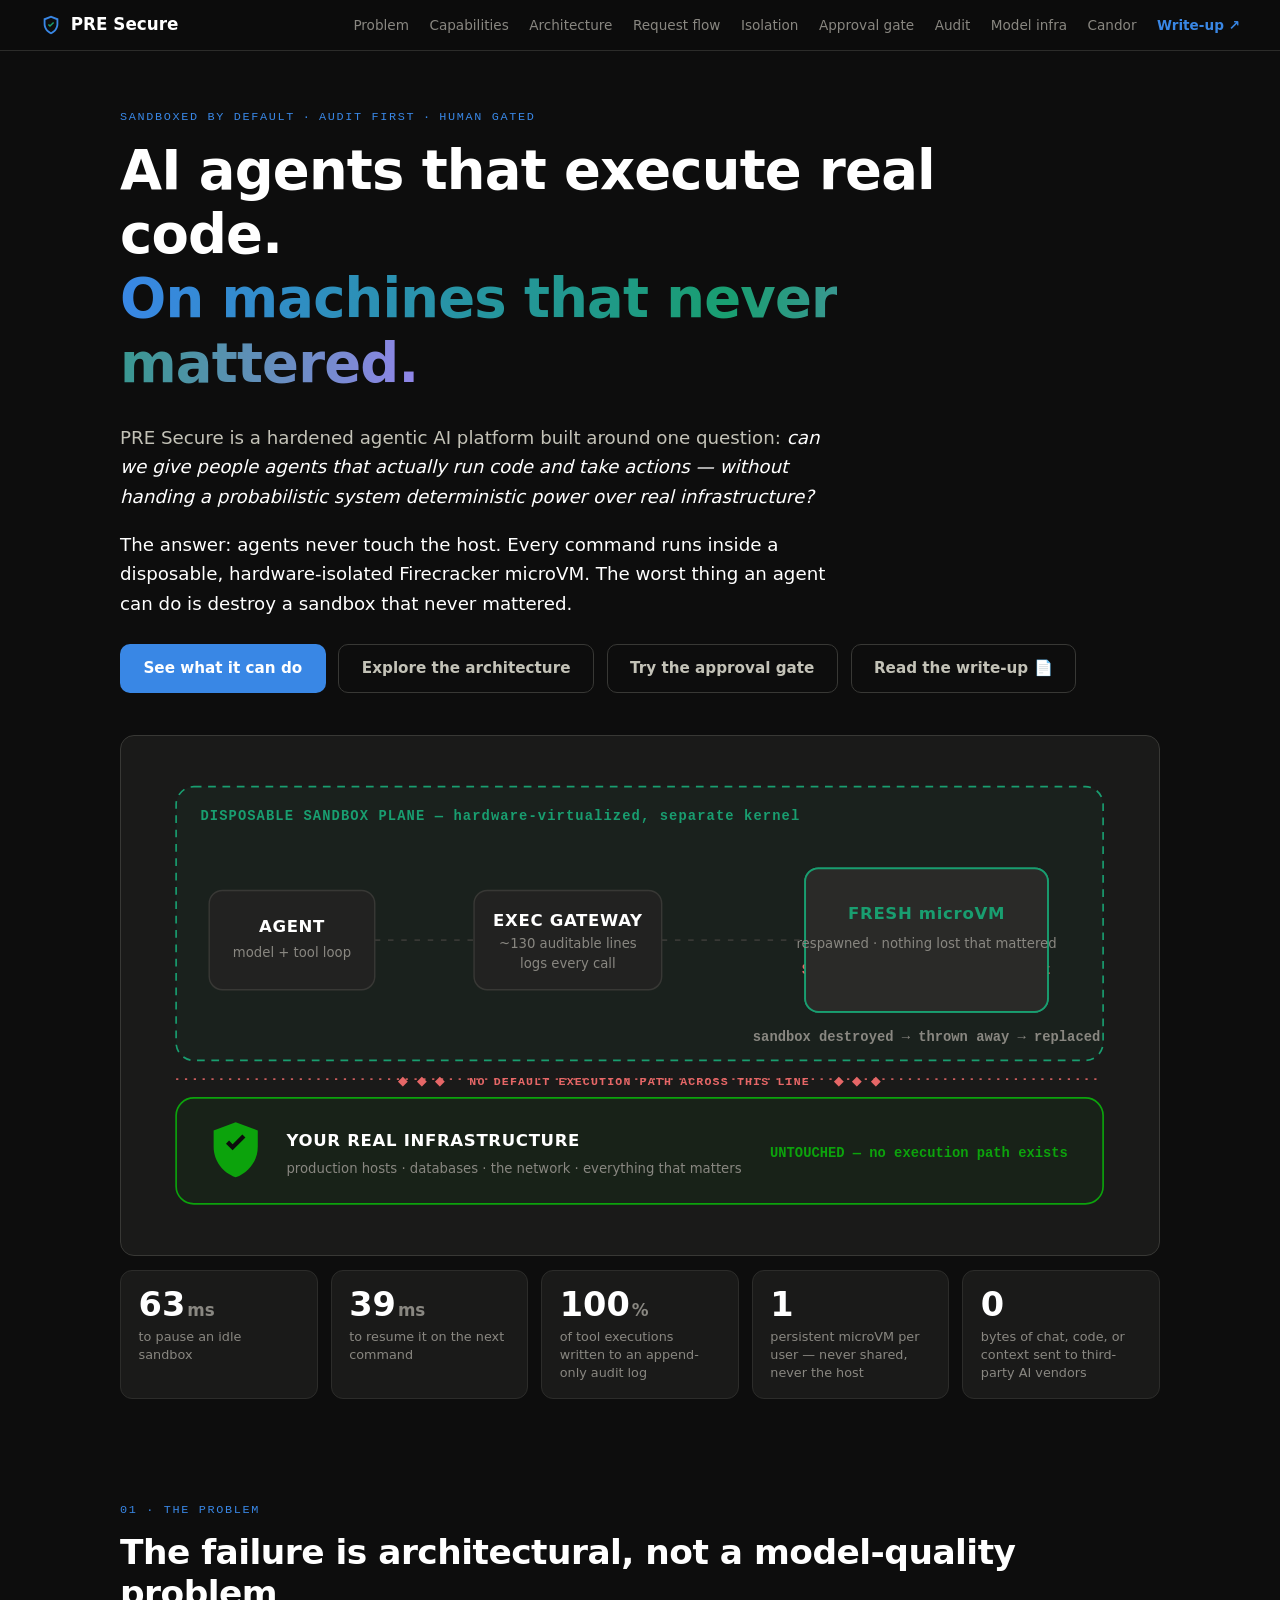
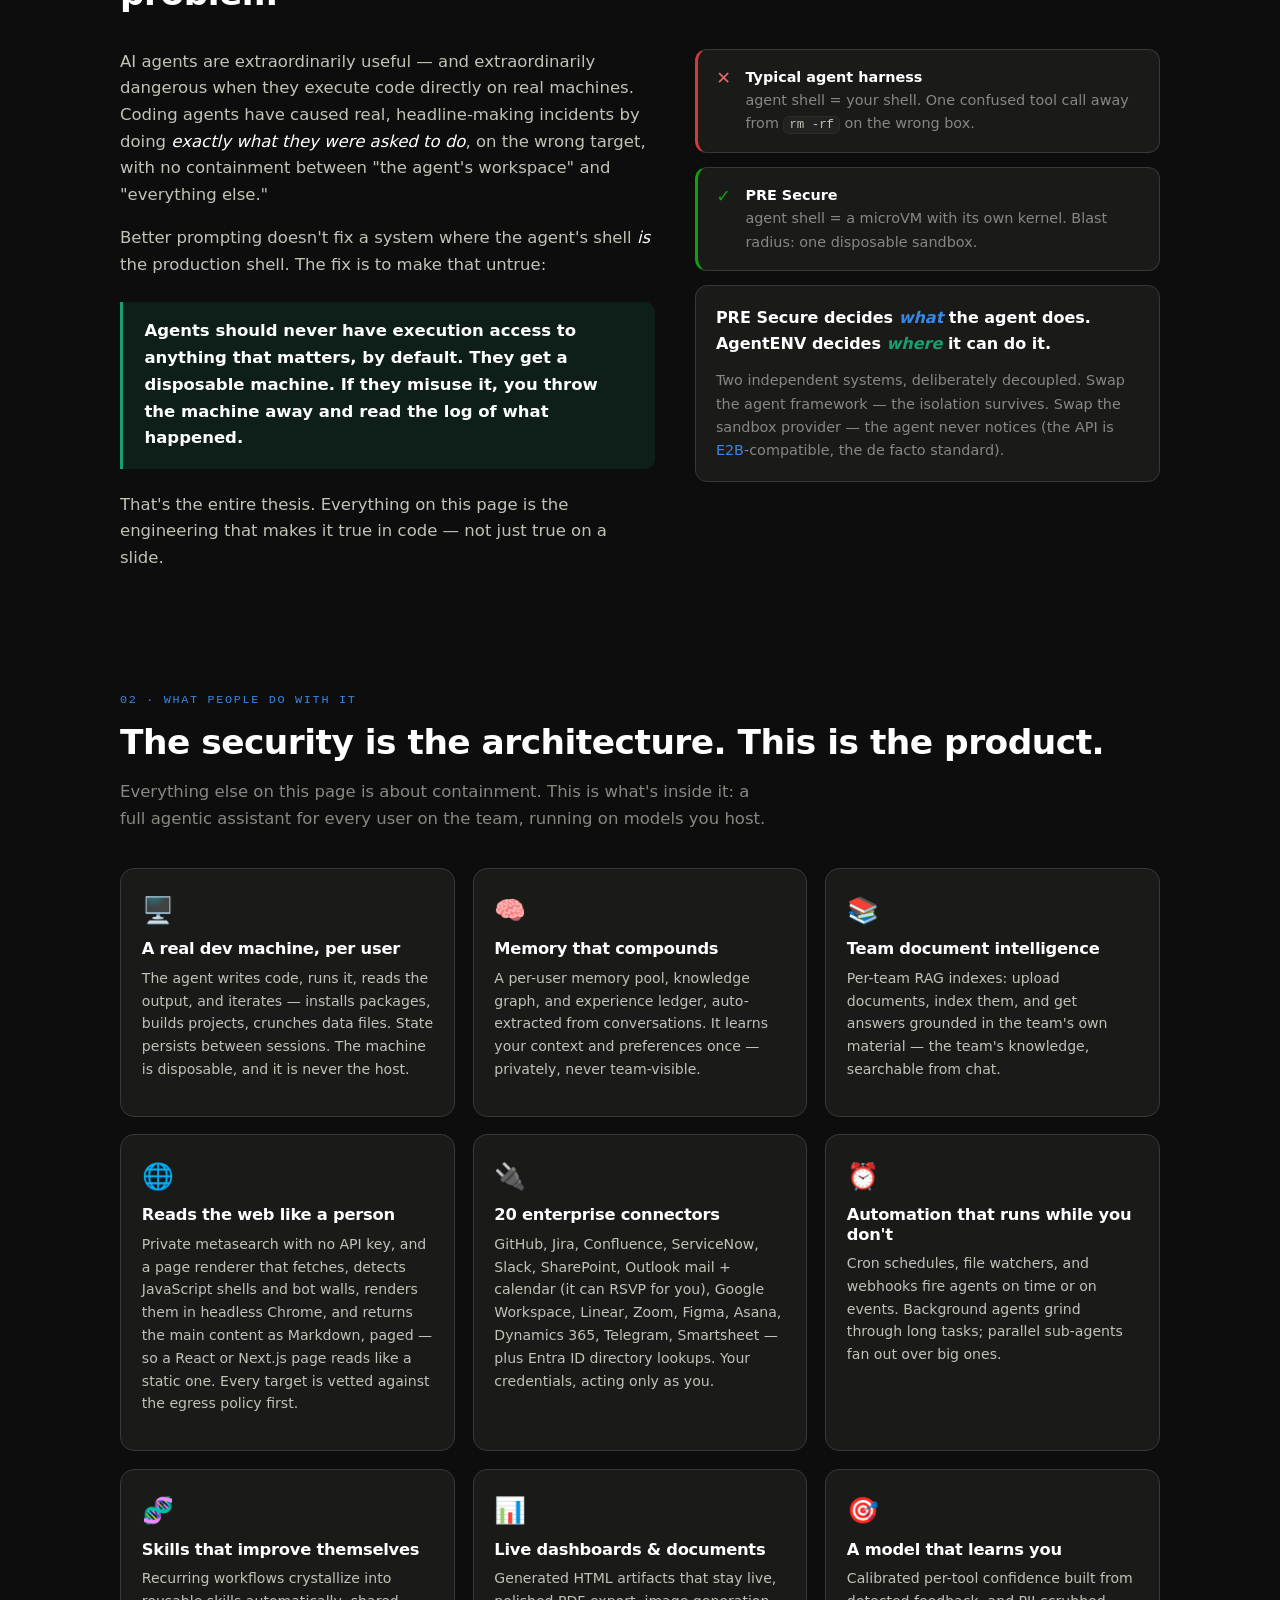
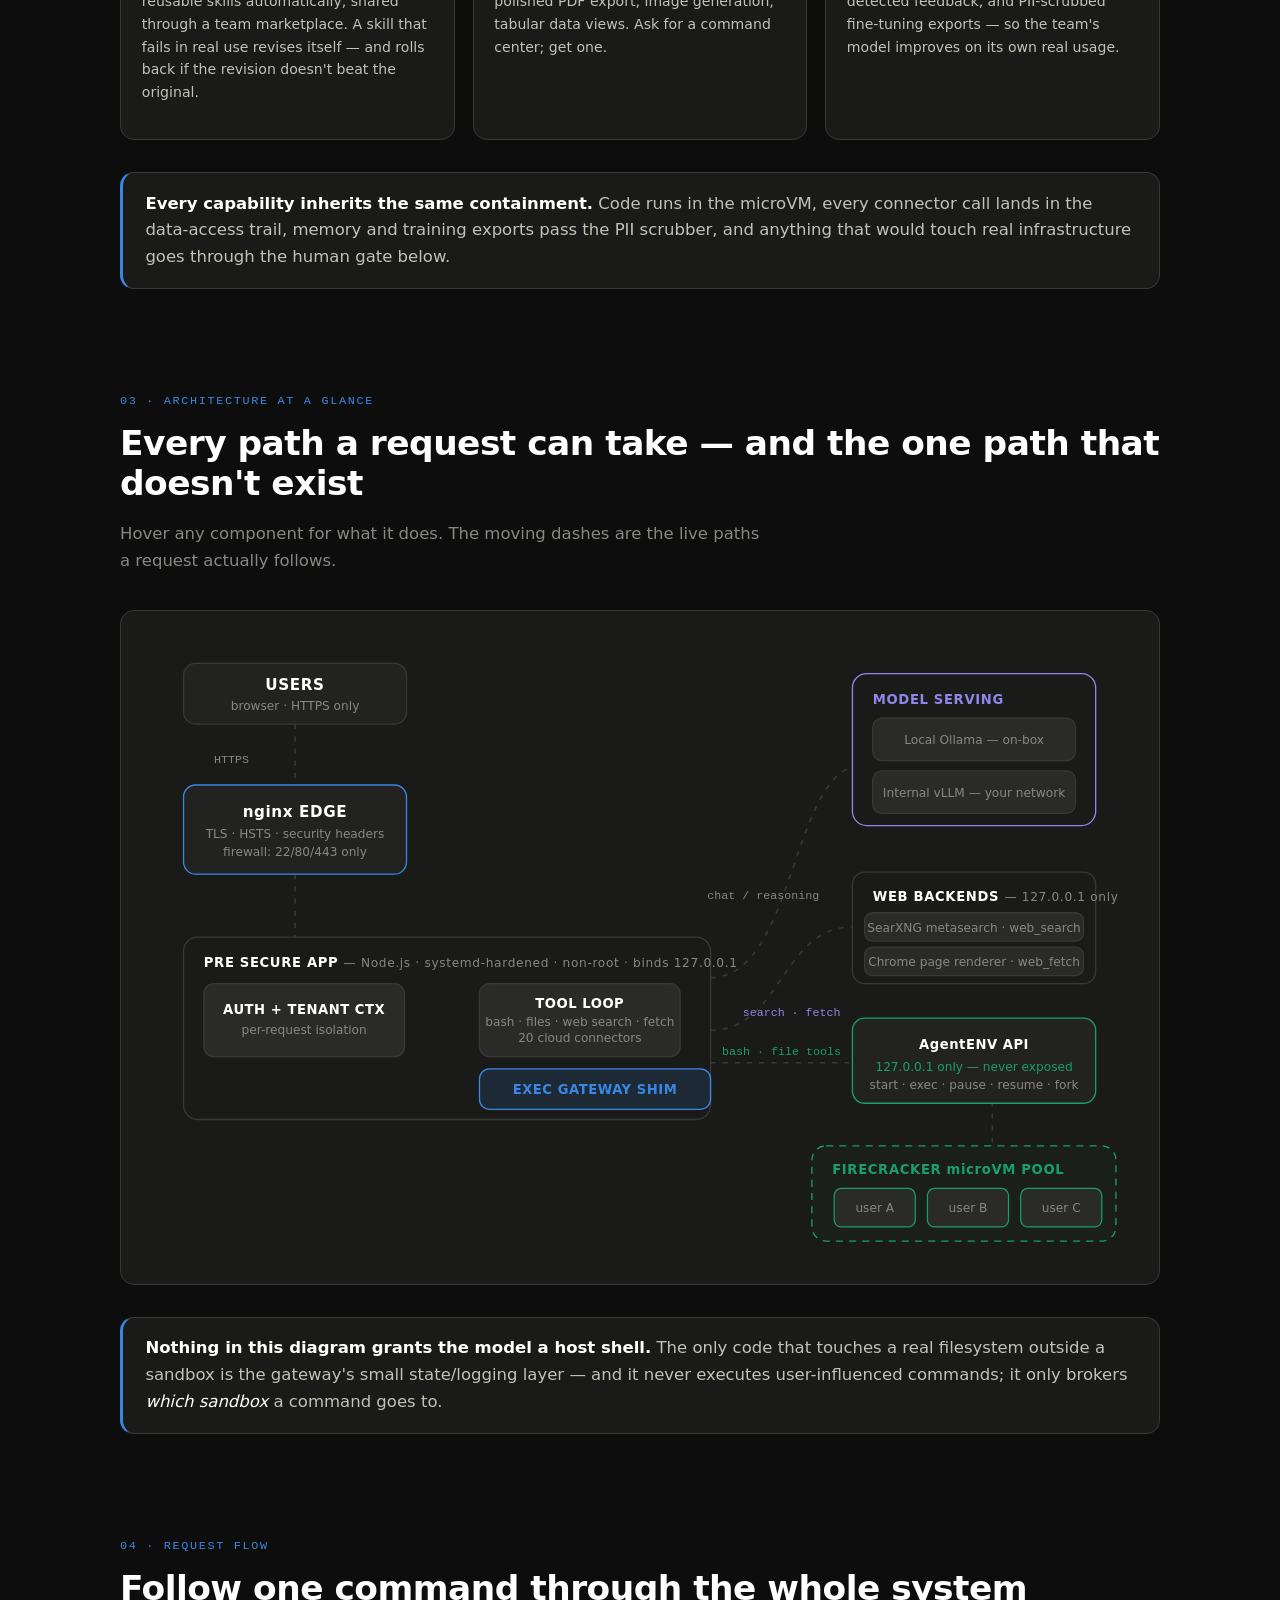
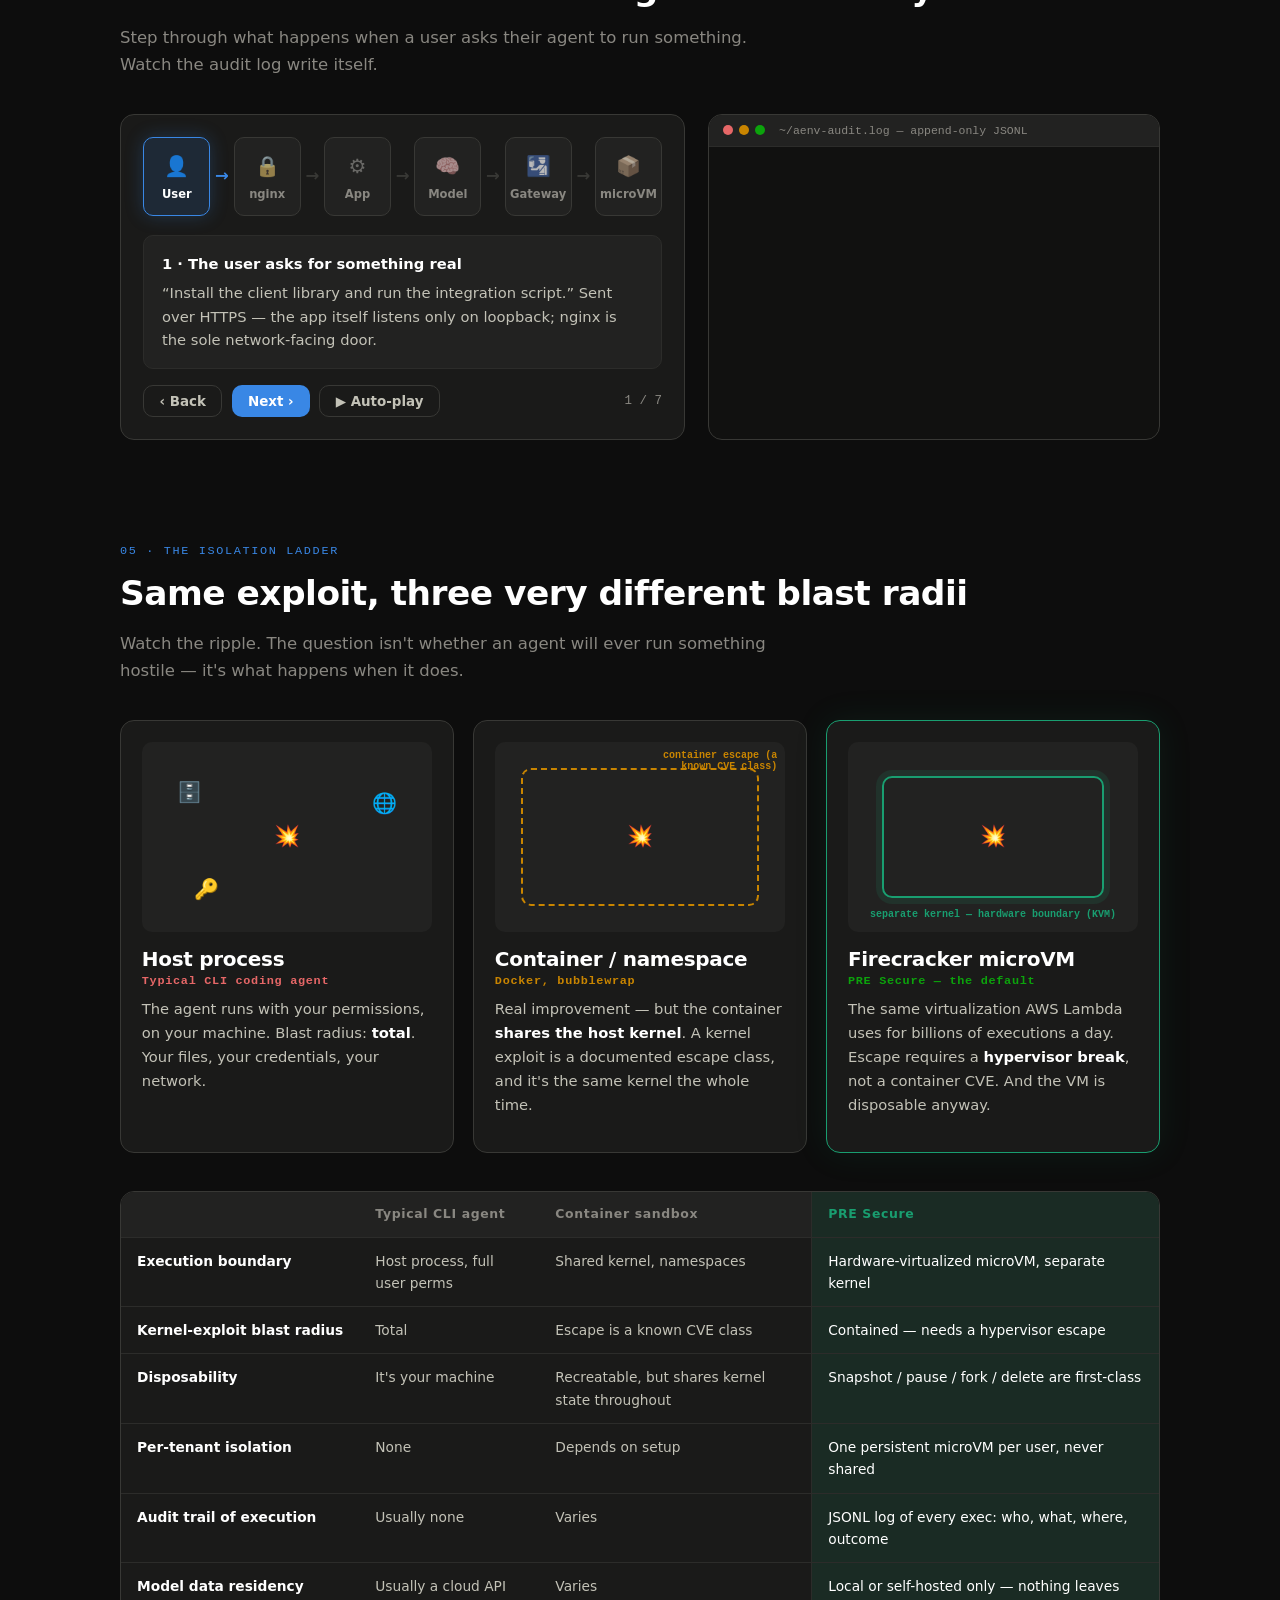
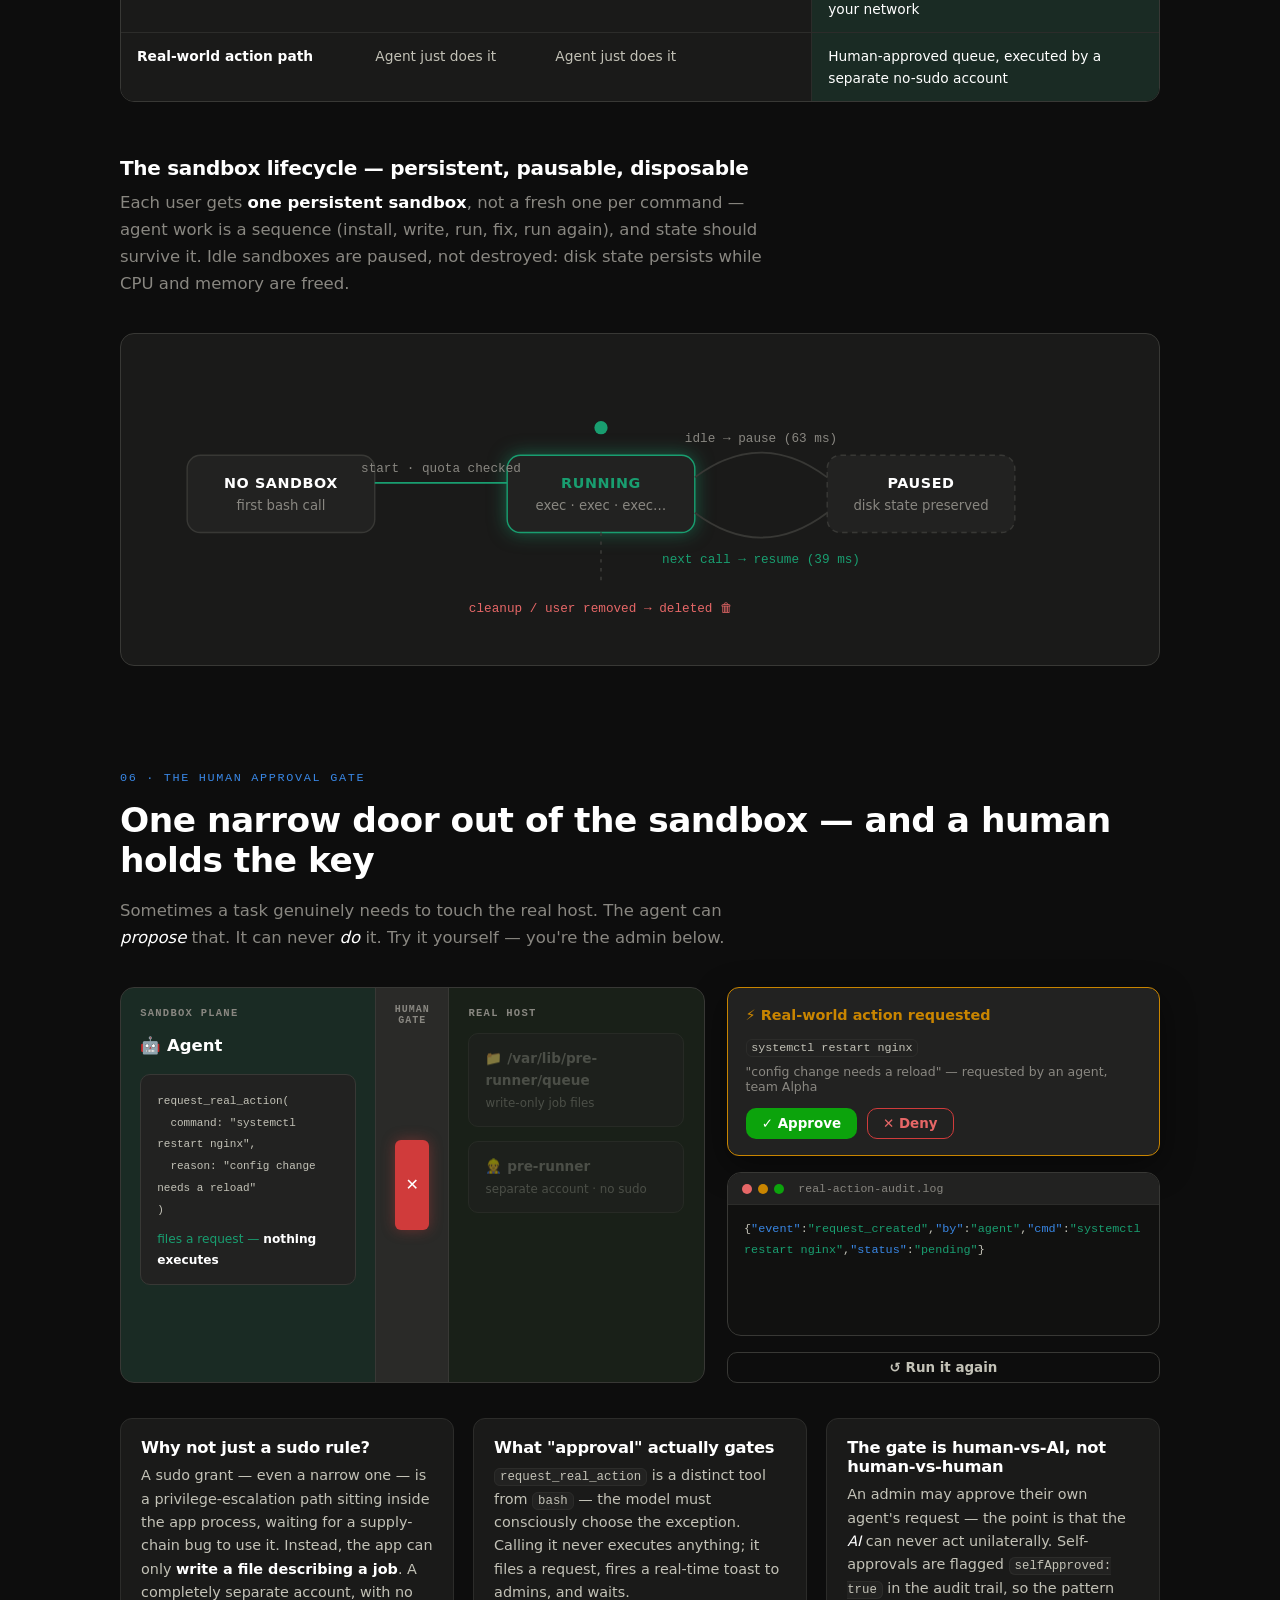
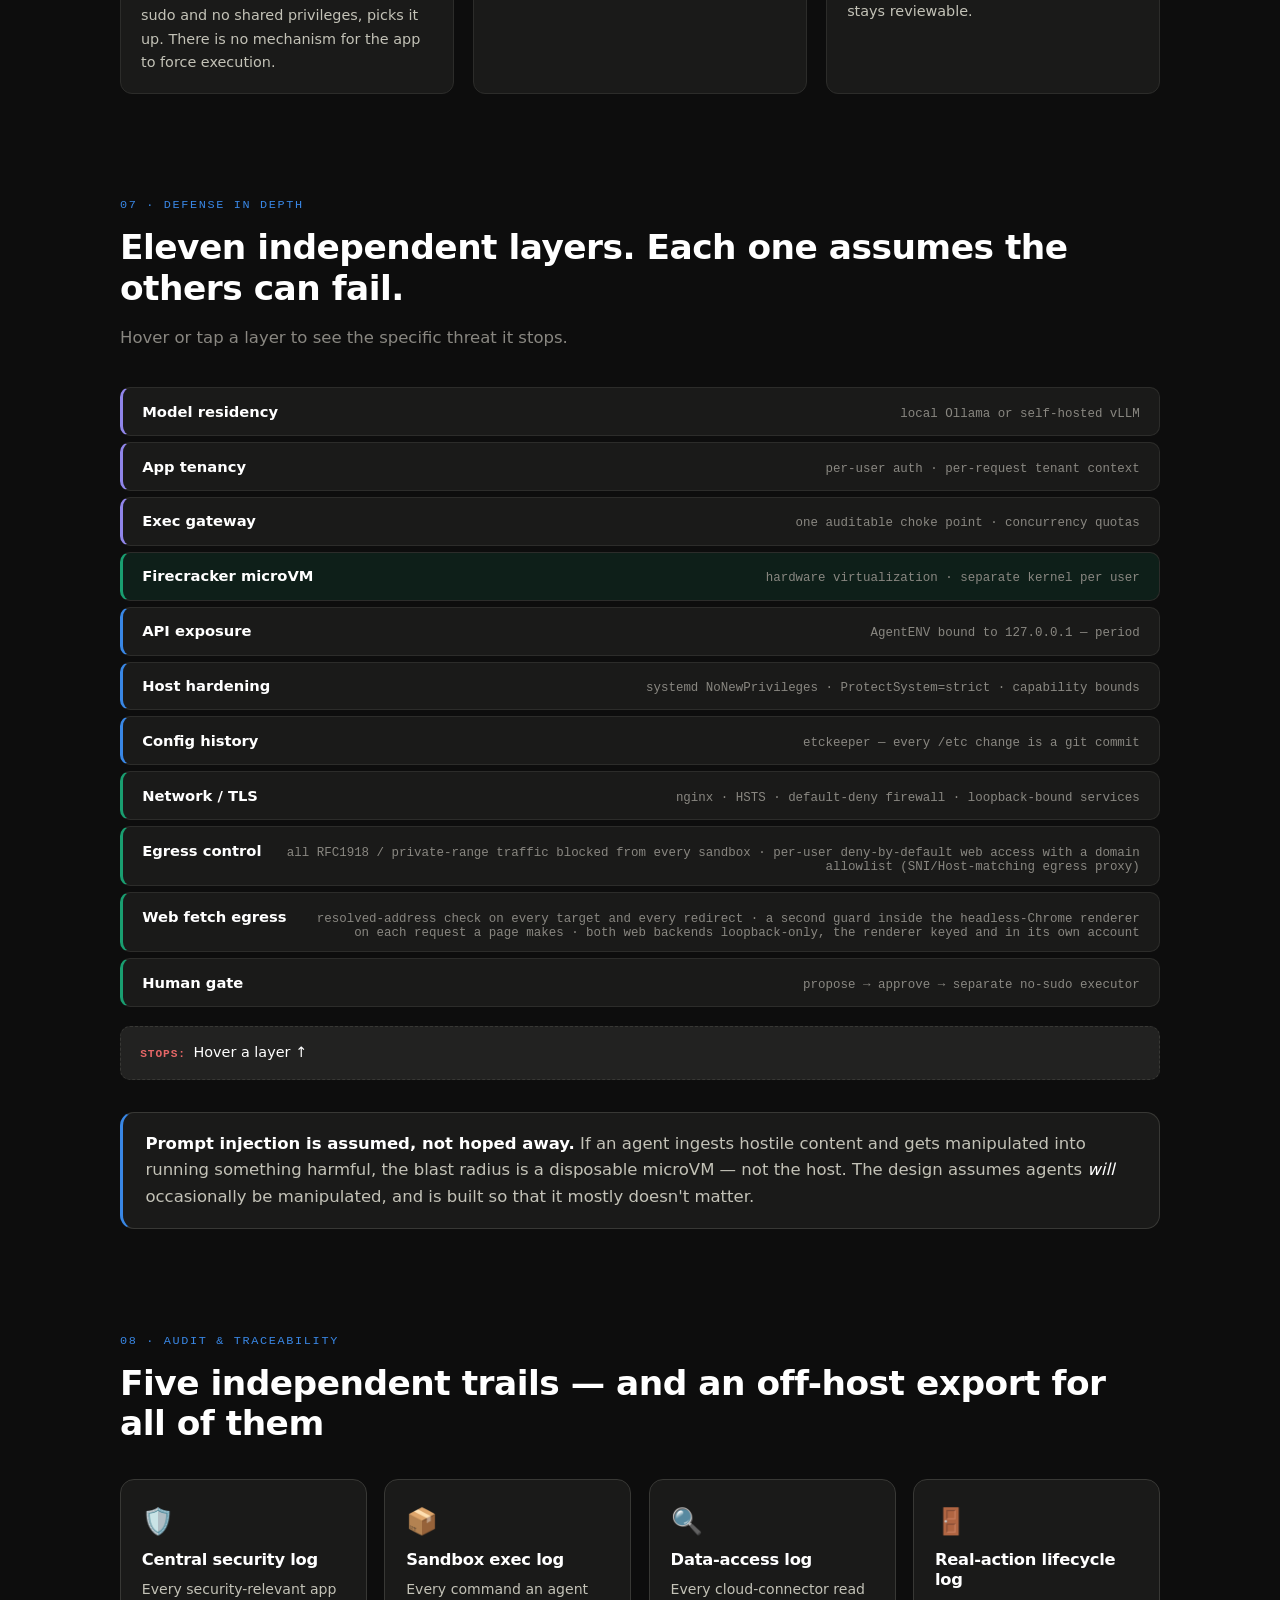
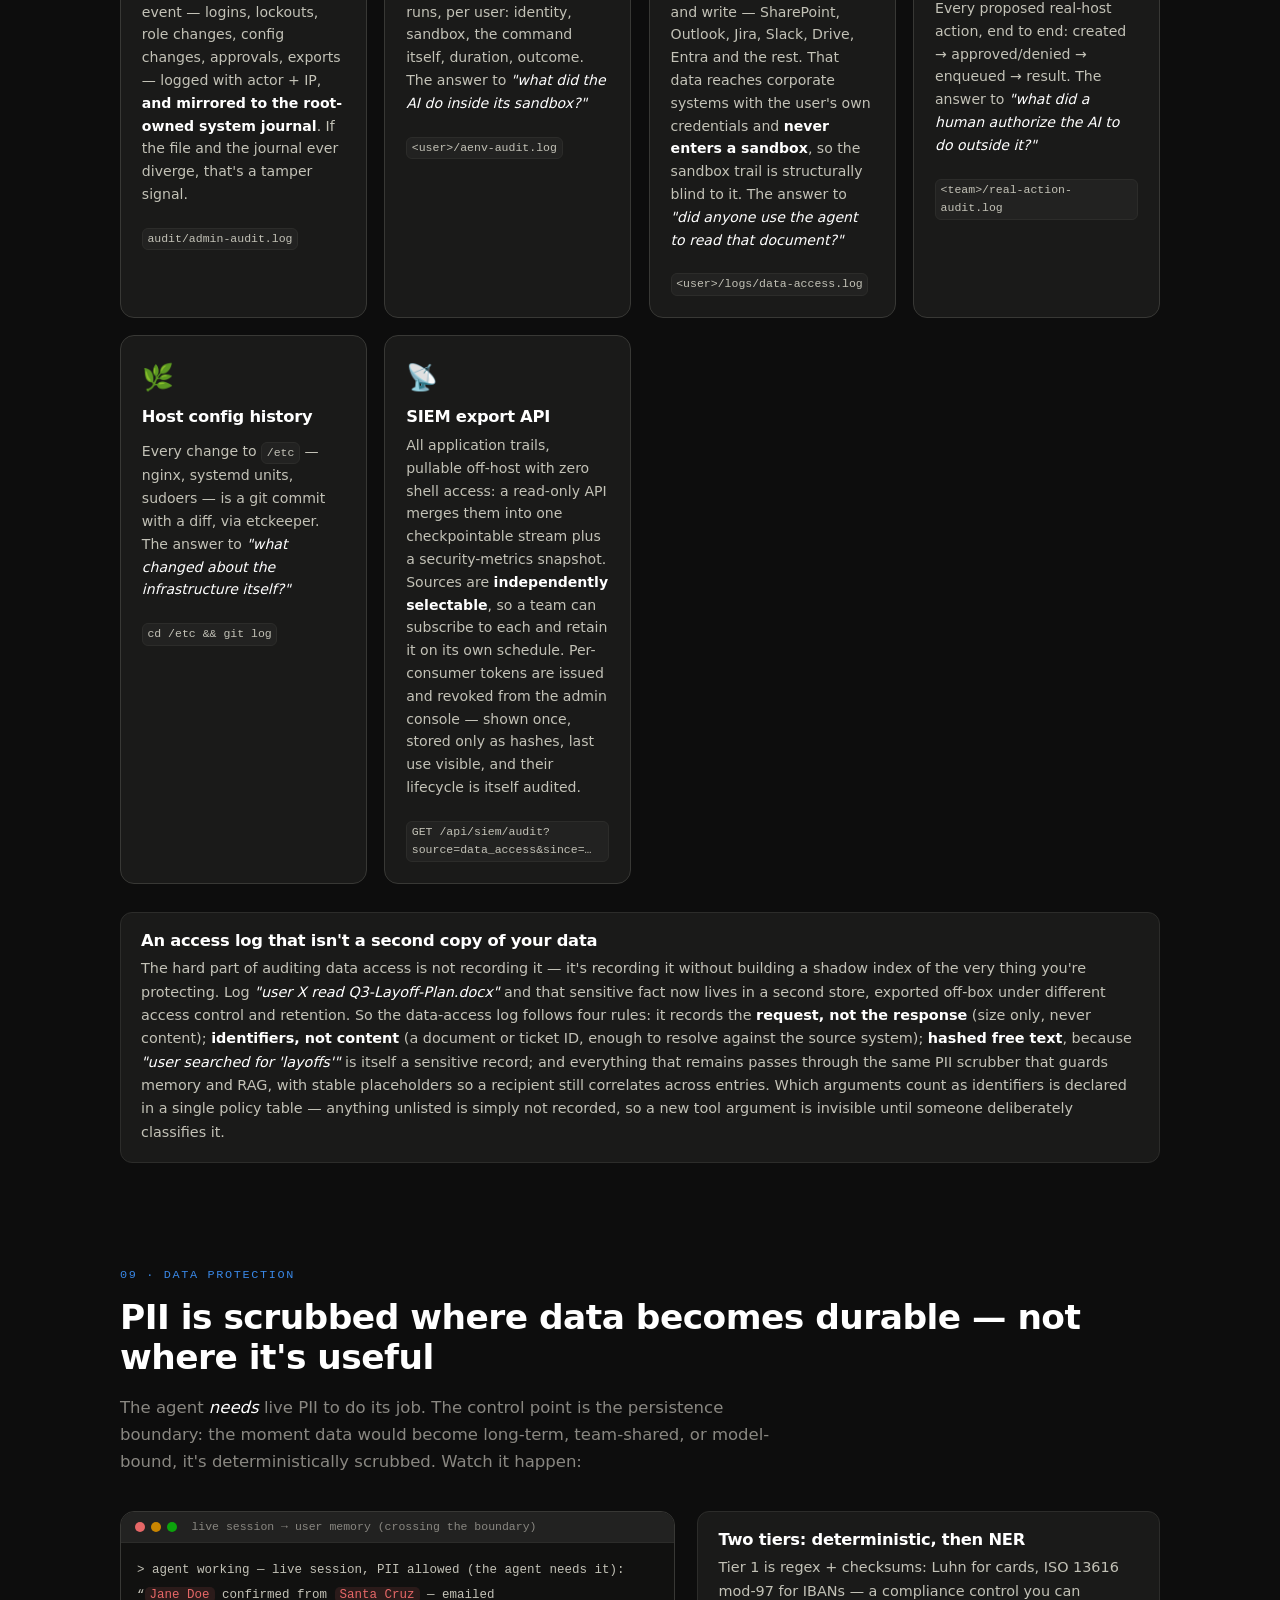
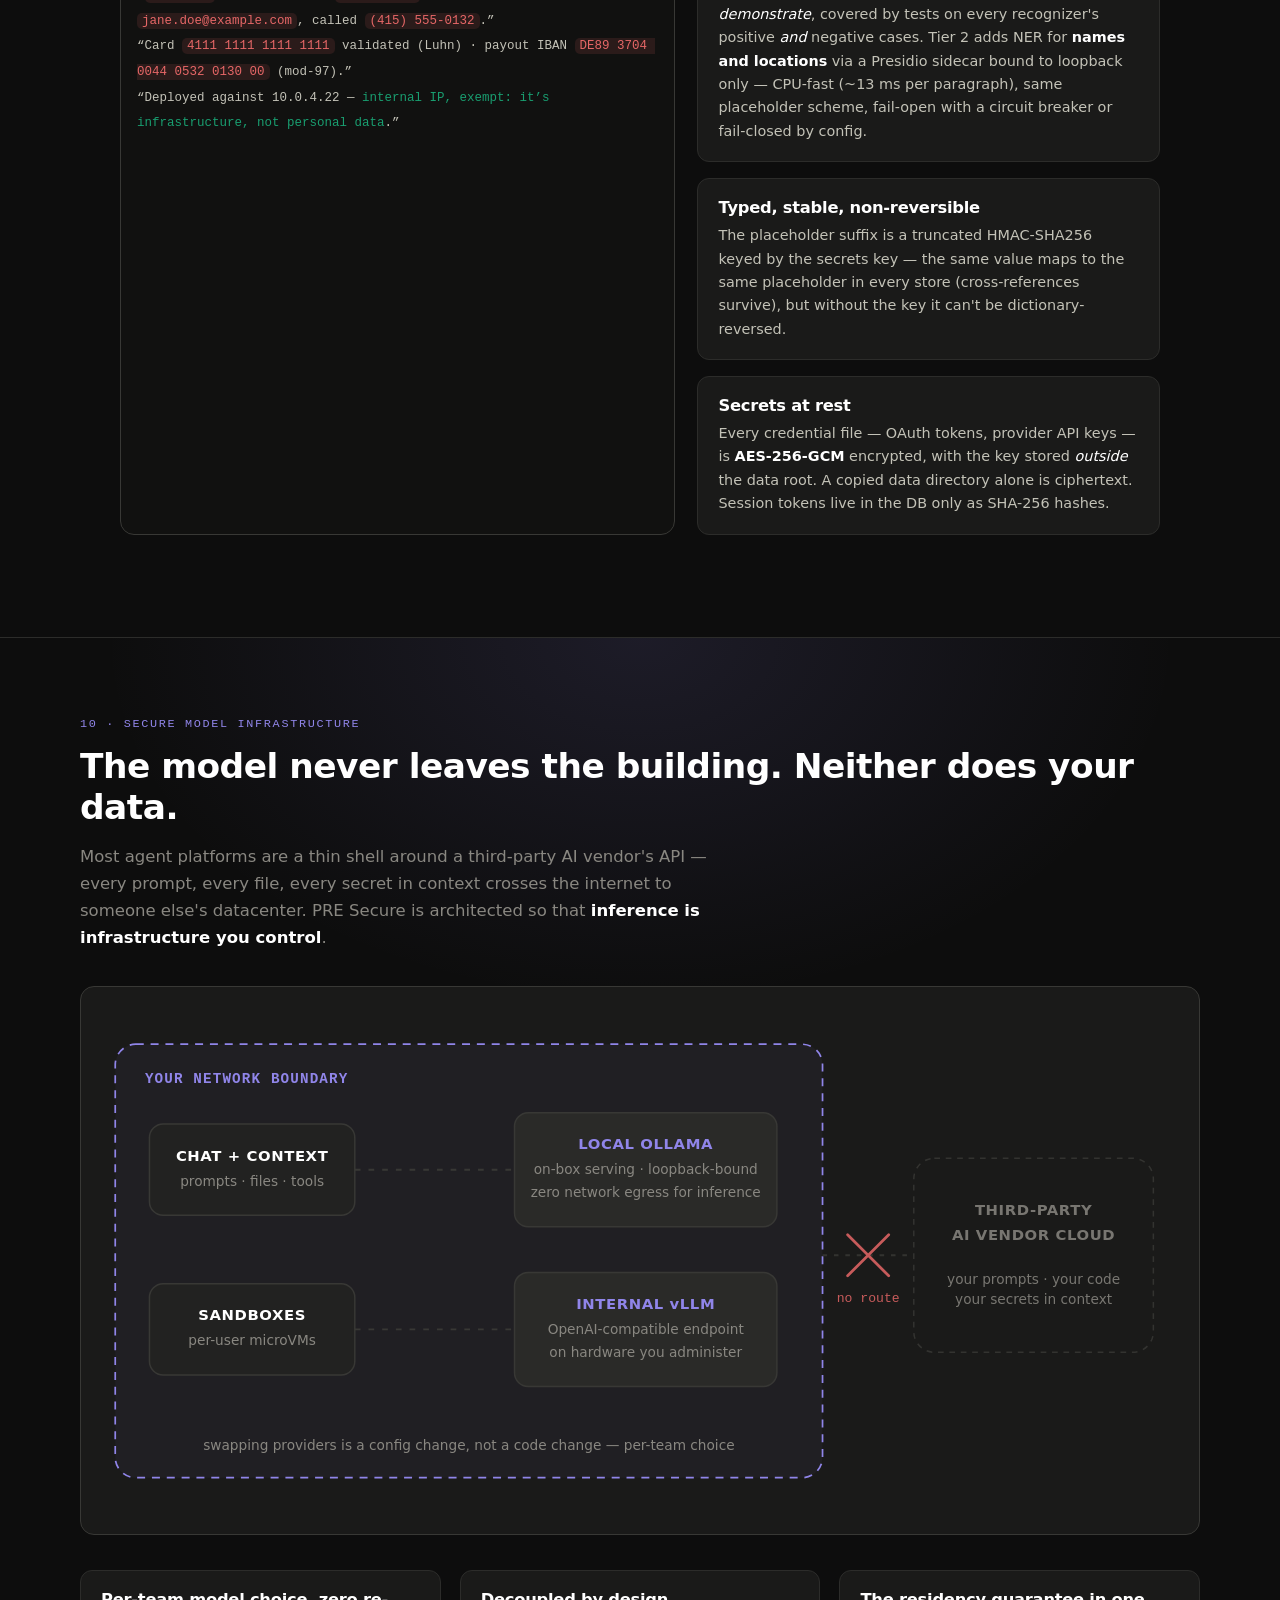
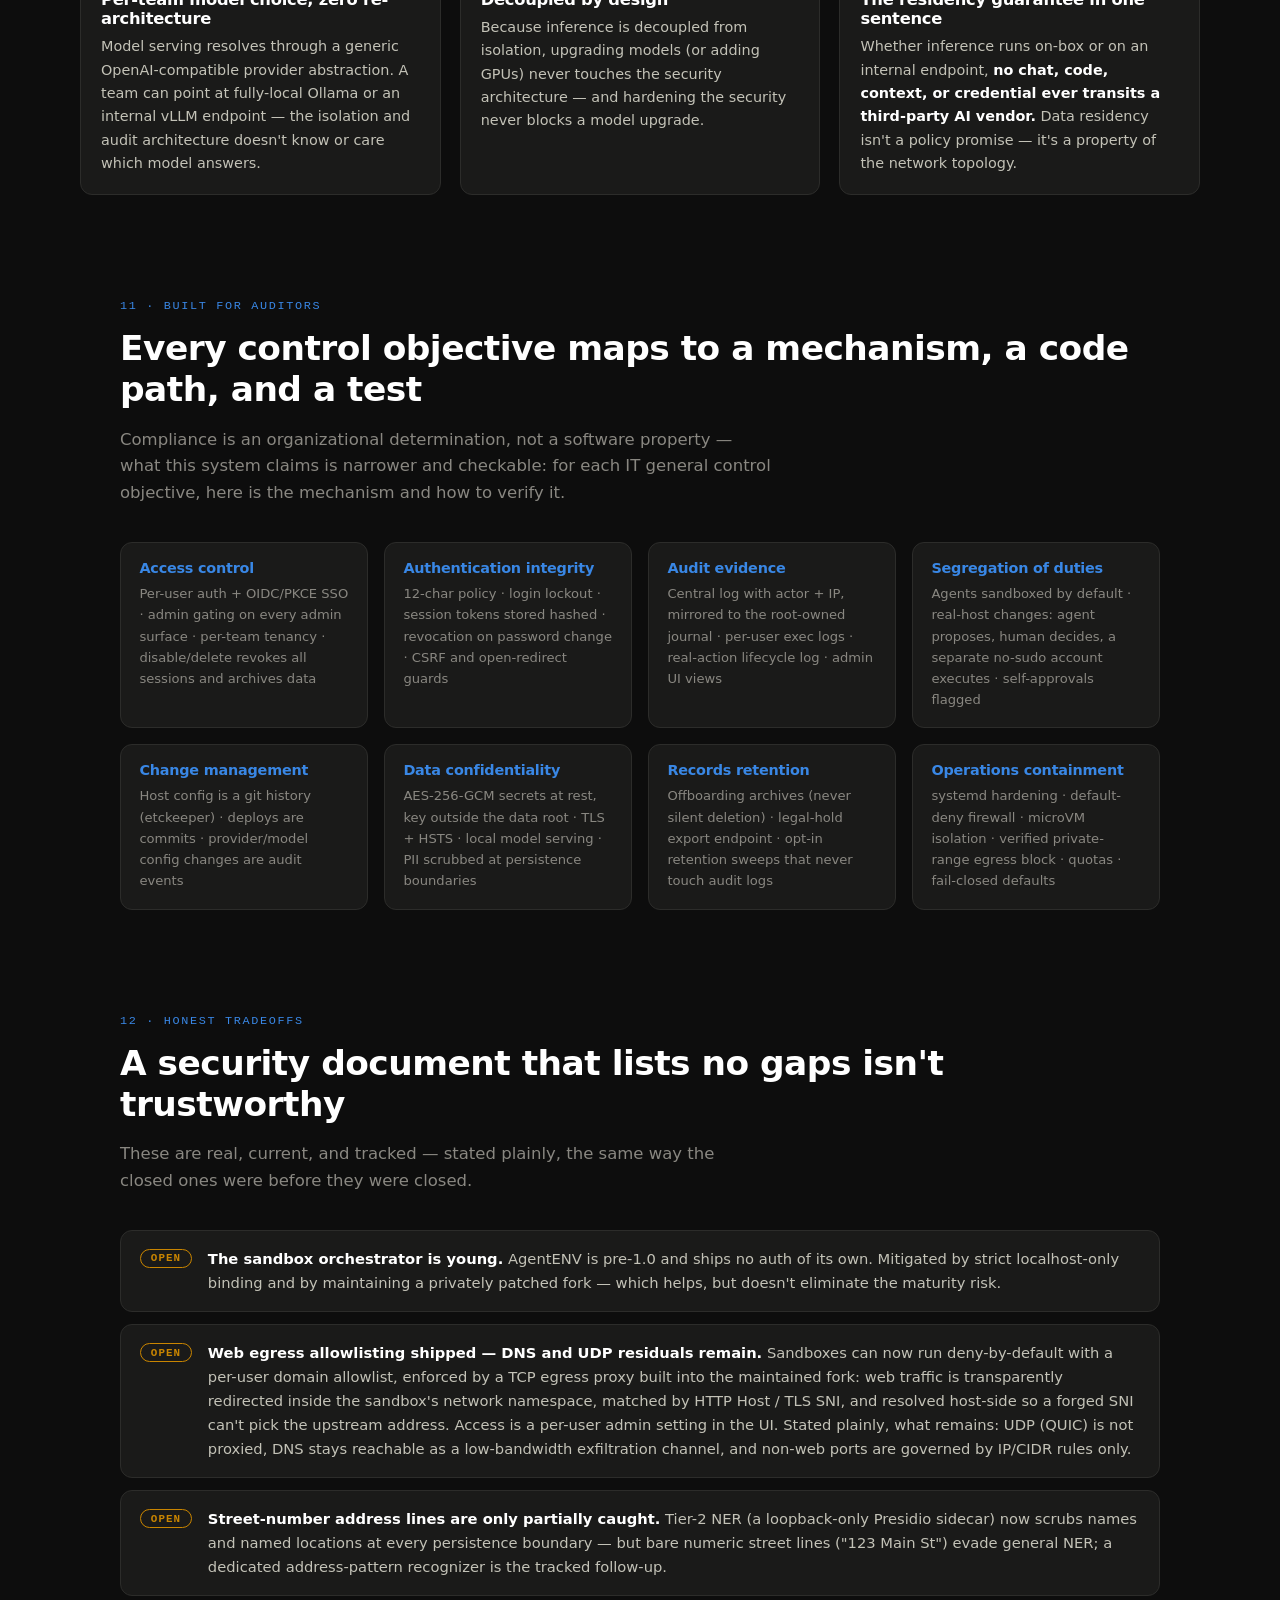
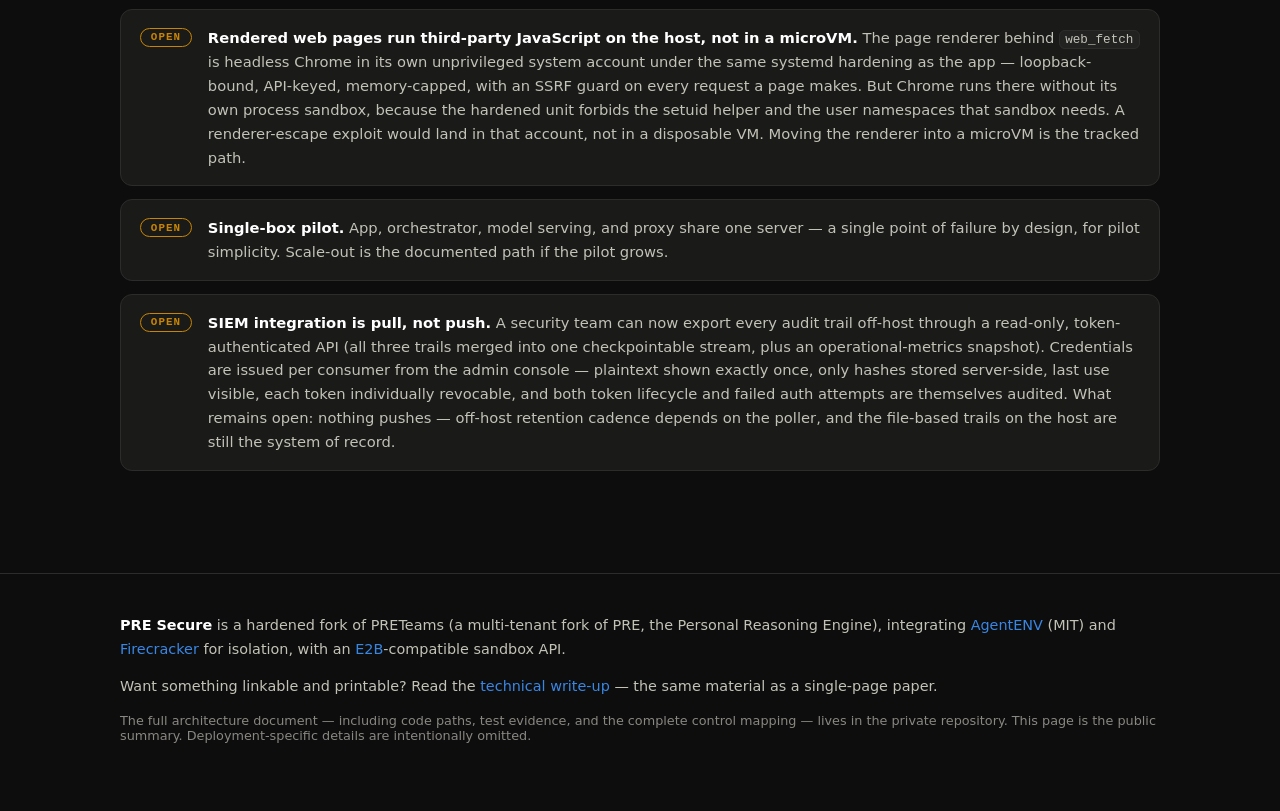
<file: index.html>
<!DOCTYPE html>
<html lang="en">
<head>
<meta charset="UTF-8">
<meta name="viewport" content="width=device-width, initial-scale=1.0">
<title>PRE Secure — Sandboxed-by-default, audit-first agentic AI</title>
<meta name="description" content="PRE Secure gives people AI agents that actually execute code — inside disposable, hardware-isolated Firecracker microVMs, with every action logged and every real-world change gated behind a human.">
<link rel="stylesheet" href="style.css">
<link rel="icon" href="data:image/svg+xml,%3Csvg xmlns='http://www.w3.org/2000/svg' viewBox='0 0 24 24'%3E%3Cpath fill='%233987e5' d='M12 2l8 3v6c0 5-3.4 9.4-8 11-4.6-1.6-8-6-8-11V5l8-3z'/%3E%3C/svg%3E">
</head>
<body>

<header class="nav">
  <a class="brand" href="#top">
    <svg viewBox="0 0 24 24" width="22" height="22" aria-hidden="true"><path fill="var(--blue)" d="M12 2l8 3v6c0 5-3.4 9.4-8 11-4.6-1.6-8-6-8-11V5l8-3z"/><path fill="var(--bg)" d="M12 4.2l6 2.25V11c0 3.9-2.6 7.5-6 8.9-3.4-1.4-6-5-6-8.9V6.45l6-2.25z"/><path fill="var(--aqua)" d="M10.9 14.2l-2.3-2.3 1.1-1.1 1.2 1.2 3.4-3.4 1.1 1.1-4.5 4.5z"/></svg>
    <span>PRE&nbsp;Secure</span>
  </a>
  <nav>
    <a href="#problem">Problem</a>
    <a href="#capabilities">Capabilities</a>
    <a href="#architecture">Architecture</a>
    <a href="#flow">Request&nbsp;flow</a>
    <a href="#isolation">Isolation</a>
    <a href="#gate">Approval&nbsp;gate</a>
    <a href="#audit">Audit</a>
    <a href="#models">Model&nbsp;infra</a>
    <a href="#candor">Candor</a>
    <a class="nav-paper" href="paper.html">Write-up ↗</a>
  </nav>
</header>

<!-- ============================================================ HERO -->
<section class="hero" id="top">
  <div class="hero-copy reveal">
    <p class="kicker">SANDBOXED BY DEFAULT&ensp;·&ensp;AUDIT FIRST&ensp;·&ensp;HUMAN GATED</p>
    <h1>AI agents that execute real code.<br><span class="grad">On machines that never mattered.</span></h1>
    <p class="lede">PRE Secure is a hardened agentic AI platform built around one question: <em>can we give people agents that actually run code and take actions — without handing a probabilistic system deterministic power over real infrastructure?</em></p>
    <p class="lede strong">The answer: agents never touch the host. Every command runs inside a disposable, hardware-isolated Firecracker microVM. The worst thing an agent can do is destroy a sandbox that never mattered.</p>
    <div class="hero-cta">
      <a class="btn" href="#capabilities">See what it can do</a>
      <a class="btn ghost" href="#architecture">Explore the architecture</a>
      <a class="btn ghost" href="#gate">Try the approval gate</a>
      <a class="btn ghost" href="paper.html">Read the write-up 📄</a>
    </div>
  </div>

  <!-- Hero animation: the disposal loop -->
  <div class="hero-viz reveal" aria-label="Animation: an agent command travels into a microVM, the microVM is destroyed and instantly replaced, and the host is never touched.">
    <svg viewBox="0 0 900 430" class="heroSvg" role="img">
      <!-- sandbox plane -->
      <rect x="30" y="26" width="840" height="248" rx="16" class="plane plane-sandbox"/>
      <text x="52" y="56" class="plane-label aqua-t">DISPOSABLE SANDBOX PLANE — hardware-virtualized, separate kernel</text>

      <!-- agent node -->
      <g class="node">
        <rect x="60" y="120" width="150" height="90" rx="12" class="nodebox"/>
        <text x="135" y="158" class="nlabel" text-anchor="middle">AGENT</text>
        <text x="135" y="180" class="nsub" text-anchor="middle">model + tool loop</text>
      </g>

      <!-- gateway node -->
      <g class="node">
        <rect x="300" y="120" width="170" height="90" rx="12" class="nodebox"/>
        <text x="385" y="152" class="nlabel" text-anchor="middle">EXEC GATEWAY</text>
        <text x="385" y="172" class="nsub" text-anchor="middle">~130 auditable lines</text>
        <text x="385" y="190" class="nsub" text-anchor="middle">logs every call</text>
      </g>

      <!-- microVM (dies and respawns) -->
      <g class="vm vm-old">
        <rect x="600" y="100" width="220" height="130" rx="12" class="vmbox"/>
        <text x="710" y="136" class="nlabel" text-anchor="middle">FIRECRACKER microVM</text>
        <text x="710" y="158" class="nsub" text-anchor="middle">own kernel · own disk</text>
        <text x="710" y="196" class="cmd danger-t" text-anchor="middle">$ rm -rf / --no-preserve-root</text>
      </g>
      <g class="vm vm-new">
        <rect x="600" y="100" width="220" height="130" rx="12" class="vmbox fresh"/>
        <text x="710" y="146" class="nlabel aqua-t" text-anchor="middle">FRESH microVM</text>
        <text x="710" y="172" class="nsub" text-anchor="middle">respawned · nothing lost that mattered</text>
      </g>
      <text x="710" y="256" class="caption vm-caption" text-anchor="middle">sandbox destroyed → thrown away → replaced</text>

      <!-- flow paths -->
      <path id="hp1" d="M210,165 L300,165" class="flow"/>
      <path id="hp2" d="M470,165 L600,165" class="flow"/>
      <circle r="5" class="packet packet-hero"/>

      <!-- host -->
      <g class="host">
        <rect x="30" y="308" width="840" height="96" rx="16" class="plane plane-host"/>
        <g class="shield">
          <path d="M84 330 l20 7.5 v15 c0 12.5-8.5 23.5-20 27.5 -11.5-4-20-15-20-27.5 v-15 z" class="shieldbg"/>
          <path d="M81.2 355.5 l-6-6 2.8-2.8 3.2 3.2 8.8-8.8 2.8 2.8 z" fill="var(--bg)"/>
        </g>
        <text x="130" y="352" class="nlabel host-t">YOUR REAL INFRASTRUCTURE</text>
        <text x="130" y="376" class="nsub">production hosts · databases · the network · everything that matters</text>
        <text x="838" y="362" class="caption good-t host-caption" text-anchor="end">UNTOUCHED — no execution path exists</text>
      </g>

      <!-- the wall between planes -->
      <line x1="30" y1="291" x2="870" y2="291" class="airgap"/>
      <text x="450" y="296" class="airgap-label" text-anchor="middle">◆ ◆ ◆ &nbsp; NO DEFAULT EXECUTION PATH ACROSS THIS LINE &nbsp; ◆ ◆ ◆</text>
    </svg>
  </div>

  <!-- stat tiles -->
  <div class="tiles reveal">
    <div class="tile"><div class="tv"><span class="count" data-count="63">0</span><span class="unit">ms</span></div><div class="tl">to pause an idle sandbox</div></div>
    <div class="tile"><div class="tv"><span class="count" data-count="39">0</span><span class="unit">ms</span></div><div class="tl">to resume it on the next command</div></div>
    <div class="tile"><div class="tv">100<span class="unit">%</span></div><div class="tl">of tool executions written to an append-only audit log</div></div>
    <div class="tile"><div class="tv">1</div><div class="tl">persistent microVM per user — never shared, never the host</div></div>
    <div class="tile"><div class="tv">0</div><div class="tl">bytes of chat, code, or context sent to third-party AI vendors</div></div>
  </div>
</section>

<!-- ============================================================ PROBLEM -->
<section class="section" id="problem">
  <div class="sec-head reveal">
    <p class="kicker">01 · THE PROBLEM</p>
    <h2>The failure is architectural, not a model-quality problem</h2>
  </div>
  <div class="cols reveal">
    <div class="prose">
      <p>AI agents are extraordinarily useful — and extraordinarily dangerous when they execute code directly on real machines. Coding agents have caused real, headline-making incidents by doing <em>exactly what they were asked to do</em>, on the wrong target, with no containment between "the agent's workspace" and "everything else."</p>
      <p>Better prompting doesn't fix a system where the agent's shell <em>is</em> the production shell. The fix is to make that untrue:</p>
      <blockquote>Agents should never have execution access to anything that matters, by default. They get a disposable machine. If they misuse it, you throw the machine away and read the log of what happened.</blockquote>
      <p>That's the entire thesis. Everything on this page is the engineering that makes it true in code — not just true on a slide.</p>
    </div>
    <div class="split-card">
      <div class="split-row bad">
        <div class="split-icon">✕</div>
        <div><strong>Typical agent harness</strong><br><span>agent shell = your shell. One confused tool call away from <code>rm -rf</code> on the wrong box.</span></div>
      </div>
      <div class="split-row good">
        <div class="split-icon">✓</div>
        <div><strong>PRE Secure</strong><br><span>agent shell = a microVM with its own kernel. Blast radius: one disposable sandbox.</span></div>
      </div>
      <div class="thesis">
        <span class="th-a">PRE Secure decides <em>what</em> the agent does.</span>
        <span class="th-b">AgentENV decides <em>where</em> it can do it.</span>
        <p>Two independent systems, deliberately decoupled. Swap the agent framework — the isolation survives. Swap the sandbox provider — the agent never notices (the API is <a href="https://e2b.dev" rel="noopener">E2B</a>-compatible, the de facto standard).</p>
      </div>
    </div>
  </div>
</section>

<!-- ============================================================ CAPABILITIES -->
<section class="section" id="capabilities">
  <div class="sec-head reveal">
    <p class="kicker">02 · WHAT PEOPLE DO WITH IT</p>
    <h2>The security is the architecture. This is the product.</h2>
    <p class="sub">Everything else on this page is about containment. This is what's inside it: a full agentic assistant for every user on the team, running on models you host.</p>
  </div>
  <div class="audit-grid caps-grid reveal">
    <div class="acard"><div class="a-ic">🖥️</div><h4>A real dev machine, per user</h4><p>The agent writes code, runs it, reads the output, and iterates — installs packages, builds projects, crunches data files. State persists between sessions. The machine is disposable, and it is never the host.</p></div>
    <div class="acard"><div class="a-ic">🧠</div><h4>Memory that compounds</h4><p>A per-user memory pool, knowledge graph, and experience ledger, auto-extracted from conversations. It learns your context and preferences once — privately, never team-visible.</p></div>
    <div class="acard"><div class="a-ic">📚</div><h4>Team document intelligence</h4><p>Per-team RAG indexes: upload documents, index them, and get answers grounded in the team's own material — the team's knowledge, searchable from chat.</p></div>
    <div class="acard"><div class="a-ic">🌐</div><h4>Reads the web like a person</h4><p>Private metasearch with no API key, and a page renderer that fetches, detects JavaScript shells and bot walls, renders them in headless Chrome, and returns the main content as Markdown, paged — so a React or Next.js page reads like a static one. Every target is vetted against the egress policy first.</p></div>
    <div class="acard"><div class="a-ic">🔌</div><h4>20 enterprise connectors</h4><p>GitHub, Jira, Confluence, ServiceNow, Slack, SharePoint, Outlook mail + calendar (it can RSVP for you), Google Workspace, Linear, Zoom, Figma, Asana, Dynamics 365, Telegram, Smartsheet — plus Entra ID directory lookups. Your credentials, acting only as you.</p></div>
    <div class="acard"><div class="a-ic">⏰</div><h4>Automation that runs while you don't</h4><p>Cron schedules, file watchers, and webhooks fire agents on time or on events. Background agents grind through long tasks; parallel sub-agents fan out over big ones.</p></div>
    <div class="acard"><div class="a-ic">🧬</div><h4>Skills that improve themselves</h4><p>Recurring workflows crystallize into reusable skills automatically, shared through a team marketplace. A skill that fails in real use revises itself — and rolls back if the revision doesn't beat the original.</p></div>
    <div class="acard"><div class="a-ic">📊</div><h4>Live dashboards &amp; documents</h4><p>Generated HTML artifacts that stay live, polished PDF export, image generation, tabular data views. Ask for a command center; get one.</p></div>
    <div class="acard"><div class="a-ic">🎯</div><h4>A model that learns you</h4><p>Calibrated per-tool confidence built from detected feedback, and PII-scrubbed fine-tuning exports — so the team's model improves on its own real usage.</p></div>
  </div>
  <div class="callout reveal">
    <strong>Every capability inherits the same containment.</strong> Code runs in the microVM, every connector call lands in the data-access trail, memory and training exports pass the PII scrubber, and anything that would touch real infrastructure goes through the human gate below.
  </div>
</section>

<!-- ============================================================ ARCHITECTURE -->
<section class="section" id="architecture">
  <div class="sec-head reveal">
    <p class="kicker">03 · ARCHITECTURE AT A GLANCE</p>
    <h2>Every path a request can take — and the one path that doesn't exist</h2>
    <p class="sub">Hover any component for what it does. The moving dashes are the live paths a request actually follows.</p>
  </div>
  <div class="viz-frame reveal">
    <svg viewBox="0 0 980 620" class="archSvg" role="img" aria-label="Architecture diagram: users reach nginx over TLS, then the application resolves tenant context and runs the tool loop; bash tool calls go through the exec gateway to the localhost-only AgentENV API and into per-user Firecracker microVMs; reasoning goes to local Ollama or an internal vLLM endpoint; web search and page fetches go to loopback-only backends, a SearXNG metasearch and a headless-Chrome page renderer.">
      <!-- edges (drawn first, under nodes) -->
      <path d="M150,90 L150,150" class="flow f1"/>
      <path d="M150,238 L150,300" class="flow f1"/>
      <path d="M258,382 L332,382" class="flow f1"/>
      <path d="M560,340 C640,340 640,150 700,132" class="flow f2"/>
      <path d="M560,424 L700,424" class="flow f3"/>
      <path d="M560,392 C630,392 630,290 700,290" class="flow f2"/>
      <path d="M838,462 L838,506" class="flow f3"/>
      <circle r="4" class="packet pk-a"/>
      <circle r="4" class="packet pk-b"/>
      <circle r="4" class="packet pk-c"/>

      <!-- users -->
      <g class="node" data-tip="Pilot users reach the platform over HTTPS only. No direct app port is exposed — the app itself binds to loopback.">
        <rect x="40" y="30" width="220" height="60" rx="12" class="nodebox"/>
        <text x="150" y="56" class="nlabel" text-anchor="middle">USERS</text>
        <text x="150" y="76" class="nsub" text-anchor="middle">browser · HTTPS only</text>
      </g>

      <!-- nginx -->
      <g class="node" data-tip="TLS termination (Let's Encrypt), HSTS, security headers, WebSocket upgrade for streamed chat. The only network-facing door.">
        <rect x="40" y="150" width="220" height="88" rx="12" class="nodebox edge-node"/>
        <text x="150" y="182" class="nlabel" text-anchor="middle">nginx EDGE</text>
        <text x="150" y="202" class="nsub" text-anchor="middle">TLS · HSTS · security headers</text>
        <text x="150" y="220" class="nsub" text-anchor="middle">firewall: 22/80/443 only</text>
      </g>

      <!-- app group -->
      <g class="node" data-tip="Node.js multi-tenant app, systemd-hardened, non-root, loopback-bound. Auth, per-team tenancy, chat, tool loop.">
        <rect x="40" y="300" width="520" height="180" rx="14" class="groupbox"/>
        <text x="60" y="330" class="glabel">PRE SECURE APP <tspan class="nsub">— Node.js · systemd-hardened · non-root · binds 127.0.0.1</tspan></text>
        <rect x="60" y="346" width="198" height="72" rx="10" class="nodebox inner"/>
        <text x="159" y="376" class="nlabel sm" text-anchor="middle">AUTH + TENANT CTX</text>
        <text x="159" y="396" class="nsub" text-anchor="middle">per-request isolation</text>
        <rect x="332" y="346" width="198" height="72" rx="10" class="nodebox inner"/>
        <text x="431" y="370" class="nlabel sm" text-anchor="middle">TOOL LOOP</text>
        <text x="431" y="388" class="nsub" text-anchor="middle">bash · files · web search · fetch</text>
        <text x="431" y="404" class="nsub" text-anchor="middle">20 cloud connectors</text>
      </g>

      <!-- gateway -->
      <g class="node" data-tip="src/tools/aenv-exec.js — the only new execution code in the fork. Maps users to sandboxes, enforces quotas, writes the audit log. Never executes anything itself.">
        <rect x="332" y="430" width="228" height="40" rx="10" class="nodebox hot"/>
        <text x="446" y="455" class="nlabel sm blue-t" text-anchor="middle">EXEC GATEWAY SHIM</text>
      </g>

      <!-- models -->
      <g class="node" data-tip="Per-team choice: fully local Ollama, or an OpenAI-compatible vLLM endpoint on a network you control. Either way, no third-party AI vendor.">
        <rect x="700" y="40" width="240" height="150" rx="14" class="groupbox model-group"/>
        <text x="720" y="70" class="glabel violet-t">MODEL SERVING</text>
        <rect x="720" y="84" width="200" height="42" rx="9" class="nodebox inner"/>
        <text x="820" y="110" class="nsub" text-anchor="middle">Local Ollama — on-box</text>
        <rect x="720" y="136" width="200" height="42" rx="9" class="nodebox inner"/>
        <text x="820" y="162" class="nsub" text-anchor="middle">Internal vLLM — your network</text>
      </g>

      <!-- web backends -->
      <g class="node" data-tip="Two loopback-only services the tool loop calls: a self-hosted SearXNG metasearch behind web_search (no API key, no search vendor sees the user), and a page renderer behind web_fetch — plain fetch first, JavaScript shells and bot walls re-rendered in headless Chrome, main content back as Markdown. API-keyed, its own non-root account, the same unit hardening as the app. Every target is vetted against the egress policy before either sees it.">
        <rect x="700" y="236" width="240" height="110" rx="12" class="groupbox"/>
        <text x="720" y="264" class="glabel">WEB BACKENDS <tspan class="nsub">— 127.0.0.1 only</tspan></text>
        <rect x="712" y="276" width="216" height="28" rx="8" class="nodebox inner"/>
        <text x="820" y="295" class="nsub" text-anchor="middle">SearXNG metasearch · web_search</text>
        <rect x="712" y="310" width="216" height="28" rx="8" class="nodebox inner"/>
        <text x="820" y="329" class="nsub" text-anchor="middle">Chrome page renderer · web_fetch</text>
      </g>

      <!-- isolation -->
      <g class="node" data-tip="AgentENV (MIT, Firecracker orchestrator) has no built-in auth — so its API is bound to 127.0.0.1 and never exposed. The gateway is its only caller.">
        <rect x="700" y="380" width="240" height="84" rx="12" class="nodebox lock-node"/>
        <text x="820" y="410" class="nlabel sm" text-anchor="middle">AgentENV API</text>
        <text x="820" y="432" class="nsub aqua-t" text-anchor="middle">127.0.0.1 only — never exposed</text>
        <text x="820" y="450" class="nsub" text-anchor="middle">start · exec · pause · resume · fork</text>
      </g>

      <g class="node" data-tip="One persistent microVM per user — never per team, never shared. Pause preserves full disk state; resume takes ~39ms.">
        <rect x="660" y="506" width="300" height="94" rx="14" class="groupbox sandbox-group"/>
        <text x="680" y="534" class="glabel aqua-t">FIRECRACKER microVM POOL</text>
        <g class="mini-vm"><rect x="682" y="548" width="80" height="38" rx="7" class="vmbox mini"/><text x="722" y="571" class="nsub" text-anchor="middle">user A</text></g>
        <g class="mini-vm d2"><rect x="774" y="548" width="80" height="38" rx="7" class="vmbox mini"/><text x="814" y="571" class="nsub" text-anchor="middle">user B</text></g>
        <g class="mini-vm d3"><rect x="866" y="548" width="80" height="38" rx="7" class="vmbox mini"/><text x="906" y="571" class="nsub" text-anchor="middle">user C</text></g>
    </g>

      <!-- edge labels -->
      <text x="612" y="262" class="elabel" text-anchor="middle">chat / reasoning</text>
      <text x="640" y="378" class="elabel violet-t" text-anchor="middle">search · fetch</text>
      <text x="630" y="416" class="elabel aqua-t" text-anchor="middle">bash · file tools</text>
      <text x="70" y="128" class="elabel">HTTPS</text>
    </svg>
    <div class="viz-tip" id="archTip" hidden></div>
  </div>
  <div class="callout reveal">
    <strong>Nothing in this diagram grants the model a host shell.</strong> The only code that touches a real filesystem outside a sandbox is the gateway's small state/logging layer — and it never executes user-influenced commands; it only brokers <em>which sandbox</em> a command goes to.
  </div>
</section>

<!-- ============================================================ REQUEST FLOW -->
<section class="section" id="flow">
  <div class="sec-head reveal">
    <p class="kicker">04 · REQUEST FLOW</p>
    <h2>Follow one command through the whole system</h2>
    <p class="sub">Step through what happens when a user asks their agent to run something. Watch the audit log write itself.</p>
  </div>
  <div class="flow-demo reveal">
    <div class="flow-stage">
      <div class="lane-row" id="laneRow">
        <div class="lane" data-lane="user"><span class="lane-ic">👤</span>User</div>
        <div class="lane-arrow" data-edge="0">→</div>
        <div class="lane" data-lane="nginx"><span class="lane-ic">🔒</span>nginx</div>
        <div class="lane-arrow" data-edge="1">→</div>
        <div class="lane" data-lane="app"><span class="lane-ic">⚙️</span>App</div>
        <div class="lane-arrow" data-edge="2">→</div>
        <div class="lane" data-lane="model"><span class="lane-ic">🧠</span>Model</div>
        <div class="lane-arrow" data-edge="3">→</div>
        <div class="lane" data-lane="gw"><span class="lane-ic">🛂</span>Gateway</div>
        <div class="lane-arrow" data-edge="4">→</div>
        <div class="lane" data-lane="vm"><span class="lane-ic">📦</span>microVM</div>
      </div>
      <div class="flow-desc" id="flowDesc"></div>
      <div class="flow-controls">
        <button class="btn sm ghost" id="flowPrev">‹ Back</button>
        <button class="btn sm" id="flowNext">Next ›</button>
        <button class="btn sm ghost" id="flowPlay">▶ Auto-play</button>
        <span class="flow-step-label" id="flowStepLabel"></span>
      </div>
    </div>
    <div class="term" aria-live="polite">
      <div class="term-head"><span class="dot r"></span><span class="dot y"></span><span class="dot g"></span><span class="term-title">~/aenv-audit.log — append-only JSONL</span></div>
      <pre id="auditLog" class="term-body"></pre>
    </div>
  </div>
</section>

<!-- ============================================================ ISOLATION -->
<section class="section" id="isolation">
  <div class="sec-head reveal">
    <p class="kicker">05 · THE ISOLATION LADDER</p>
    <h2>Same exploit, three very different blast radii</h2>
    <p class="sub">Watch the ripple. The question isn't whether an agent will ever run something hostile — it's what happens when it does.</p>
  </div>
  <div class="ladder reveal">
    <div class="rung">
      <div class="rung-viz">
        <div class="blast host-blast">
          <div class="epicenter">💥</div>
          <div class="ripple"></div><div class="ripple d1"></div><div class="ripple d2"></div>
          <div class="infra i1">🗄️</div><div class="infra i2">🌐</div><div class="infra i3">🔑</div>
        </div>
      </div>
      <h3>Host process</h3>
      <p class="rtag bad-t">Typical CLI coding agent</p>
      <p>The agent runs with your permissions, on your machine. Blast radius: <strong>total</strong>. Your files, your credentials, your network.</p>
    </div>
    <div class="rung">
      <div class="rung-viz">
        <div class="blast ns-blast">
          <div class="ns-wall"></div>
          <div class="epicenter">💥</div>
          <div class="ripple"></div><div class="ripple d1"></div>
          <div class="leak">container escape (a known CVE class)</div>
        </div>
      </div>
      <h3>Container / namespace</h3>
      <p class="rtag warn-t">Docker, bubblewrap</p>
      <p>Real improvement — but the container <strong>shares the host kernel</strong>. A kernel exploit is a documented escape class, and it's the same kernel the whole time.</p>
    </div>
    <div class="rung featured">
      <div class="rung-viz">
        <div class="blast vm-blast">
          <div class="vm-wall"><span class="vm-wall-label">separate kernel — hardware boundary (KVM)</span></div>
          <div class="epicenter">💥</div>
          <div class="ripple"></div><div class="ripple d1"></div>
        </div>
      </div>
      <h3>Firecracker microVM</h3>
      <p class="rtag good-t">PRE Secure — the default</p>
      <p>The same virtualization AWS Lambda uses for billions of executions a day. Escape requires a <strong>hypervisor break</strong>, not a container CVE. And the VM is disposable anyway.</p>
    </div>
  </div>

  <div class="cmp-wrap reveal">
    <table class="cmp">
      <thead><tr><th></th><th>Typical CLI agent</th><th>Container sandbox</th><th class="hl">PRE Secure</th></tr></thead>
      <tbody>
        <tr><td>Execution boundary</td><td>Host process, full user perms</td><td>Shared kernel, namespaces</td><td class="hl">Hardware-virtualized microVM, separate kernel</td></tr>
        <tr><td>Kernel-exploit blast radius</td><td>Total</td><td>Escape is a known CVE class</td><td class="hl">Contained — needs a hypervisor escape</td></tr>
        <tr><td>Disposability</td><td>It's your machine</td><td>Recreatable, but shares kernel state throughout</td><td class="hl">Snapshot / pause / fork / delete are first-class</td></tr>
        <tr><td>Per-tenant isolation</td><td>None</td><td>Depends on setup</td><td class="hl">One persistent microVM per user, never shared</td></tr>
        <tr><td>Audit trail of execution</td><td>Usually none</td><td>Varies</td><td class="hl">JSONL log of every exec: who, what, where, outcome</td></tr>
        <tr><td>Model data residency</td><td>Usually a cloud API</td><td>Varies</td><td class="hl">Local or self-hosted only — nothing leaves your network</td></tr>
        <tr><td>Real-world action path</td><td>Agent just does it</td><td>Agent just does it</td><td class="hl">Human-approved queue, executed by a separate no-sudo account</td></tr>
      </tbody>
    </table>
  </div>

  <!-- lifecycle -->
  <div class="sec-head reveal lifecycle-head">
    <h3>The sandbox lifecycle — persistent, pausable, disposable</h3>
    <p class="sub">Each user gets <strong>one persistent sandbox</strong>, not a fresh one per command — agent work is a sequence (install, write, run, fix, run again), and state should survive it. Idle sandboxes are paused, not destroyed: disk state persists while CPU and memory are freed.</p>
  </div>
  <div class="viz-frame reveal">
    <svg viewBox="0 0 900 260" class="lifeSvg" role="img" aria-label="State diagram: no sandbox, to running via aenv start, running loops on exec, running pauses on idle timeout, paused resumes on the next call, and either state can be deleted on cleanup.">
      <g class="lstate" data-state="0"><rect x="40" y="90" width="170" height="70" rx="12" class="nodebox"/><text x="125" y="120" class="nlabel sm" text-anchor="middle">NO SANDBOX</text><text x="125" y="140" class="nsub" text-anchor="middle">first bash call</text></g>
      <g class="lstate" data-state="1"><rect x="330" y="90" width="170" height="70" rx="12" class="nodebox run"/><text x="415" y="120" class="nlabel sm aqua-t" text-anchor="middle">RUNNING</text><text x="415" y="140" class="nsub" text-anchor="middle">exec · exec · exec…</text></g>
      <g class="lstate" data-state="2"><rect x="620" y="90" width="170" height="70" rx="12" class="nodebox paused"/><text x="705" y="120" class="nlabel sm" text-anchor="middle">PAUSED</text><text x="705" y="140" class="nsub" text-anchor="middle">disk state preserved</text></g>
      <path d="M210,115 L330,115" class="ledge" data-edge="0"/><text x="270" y="105" class="elabel" text-anchor="middle">start · quota checked</text>
      <path d="M500,110 C540,80 580,80 620,110" class="ledge" data-edge="1"/><text x="560" y="78" class="elabel" text-anchor="middle">idle → pause (63 ms)</text>
      <path d="M620,142 C580,172 540,172 500,142" class="ledge" data-edge="2"/><text x="560" y="188" class="elabel aqua-t" text-anchor="middle">next call → resume (39 ms)</text>
      <path d="M415,160 C415,205 415,205 415,205" class="ledge faint" data-edge="3"/>
      <text x="415" y="232" class="elabel danger-t" text-anchor="middle">cleanup / user removed → deleted 🗑</text>
      <circle r="6" class="ltoken" id="lifeToken"/>
    </svg>
  </div>
</section>

<!-- ============================================================ APPROVAL GATE -->
<section class="section" id="gate">
  <div class="sec-head reveal">
    <p class="kicker">06 · THE HUMAN APPROVAL GATE</p>
    <h2>One narrow door out of the sandbox — and a human holds the key</h2>
    <p class="sub">Sometimes a task genuinely needs to touch the real host. The agent can <em>propose</em> that. It can never <em>do</em> it. Try it yourself — you're the admin below.</p>
  </div>

  <div class="gate-demo reveal">
    <div class="gate-stage">
      <div class="gate-lane sandbox-lane">
        <div class="gate-lane-label aqua-t">SANDBOX PLANE</div>
        <div class="gate-agent">🤖 Agent</div>
        <div class="gate-request" id="gateRequest">
          <code>request_real_action(</code><br>
          <code>&nbsp;&nbsp;command: "systemctl restart nginx",</code><br>
          <code>&nbsp;&nbsp;reason: "config change needs a reload"</code><br>
          <code>)</code>
          <div class="gate-note">files a request — <strong>nothing executes</strong></div>
        </div>
      </div>
      <div class="gate-wall" id="gateWall">
        <div class="gate-door" id="gateDoor"></div>
        <span class="gate-wall-label">HUMAN<br>GATE</span>
      </div>
      <div class="gate-lane real-lane">
        <div class="gate-lane-label">REAL HOST</div>
        <div class="gate-queue" id="gateQueue">📁 /var/lib/pre-runner/queue<br><span class="nsub">write-only job files</span></div>
        <div class="gate-runner" id="gateRunner">👷 pre-runner<br><span class="nsub">separate account · no sudo</span></div>
        <div class="gate-result" id="gateResult"></div>
      </div>
    </div>

    <div class="gate-side">
      <div class="toast" id="gateToast">
        <div class="toast-head">⚡ Real-world action requested</div>
        <div class="toast-body">
          <code>systemctl restart nginx</code>
          <p class="nsub">"config change needs a reload" — requested by an agent, team Alpha</p>
        </div>
        <div class="toast-actions">
          <button class="btn sm approve" id="btnApprove">✓ Approve</button>
          <button class="btn sm deny" id="btnDeny">✕ Deny</button>
        </div>
      </div>
      <div class="term small">
        <div class="term-head"><span class="dot r"></span><span class="dot y"></span><span class="dot g"></span><span class="term-title">real-action-audit.log</span></div>
        <pre id="gateLog" class="term-body"></pre>
      </div>
      <button class="btn sm ghost" id="gateReset" hidden>↺ Run it again</button>
    </div>
  </div>

  <div class="gate-points reveal">
    <div class="gp"><h4>Why not just a sudo rule?</h4><p>A sudo grant — even a narrow one — is a privilege-escalation path sitting inside the app process, waiting for a supply-chain bug to use it. Instead, the app can only <strong>write a file describing a job</strong>. A completely separate account, with no sudo and no shared privileges, picks it up. There is no mechanism for the app to force execution.</p></div>
    <div class="gp"><h4>What "approval" actually gates</h4><p><code>request_real_action</code> is a distinct tool from <code>bash</code> — the model must consciously choose the exception. Calling it never executes anything; it files a request, fires a real-time toast to admins, and waits.</p></div>
    <div class="gp"><h4>The gate is human-vs-AI, not human-vs-human</h4><p>An admin may approve their own agent's request — the point is that the <em>AI</em> can never act unilaterally. Self-approvals are flagged <code>selfApproved: true</code> in the audit trail, so the pattern stays reviewable.</p></div>
  </div>
</section>

<!-- ============================================================ DEFENSE IN DEPTH -->
<section class="section" id="defense">
  <div class="sec-head reveal">
    <p class="kicker">07 · DEFENSE IN DEPTH</p>
    <h2>Eleven independent layers. Each one assumes the others can fail.</h2>
    <p class="sub">Hover or tap a layer to see the specific threat it stops.</p>
  </div>
  <div class="depth reveal" id="depthStack">
    <div class="dlayer" data-stops="Data exfiltration to third-party AI vendors"><span class="dl-name">Model residency</span><span class="dl-mech">local Ollama or self-hosted vLLM</span></div>
    <div class="dlayer" data-stops="Cross-tenant data access; attribution gaps"><span class="dl-name">App tenancy</span><span class="dl-mech">per-user auth · per-request tenant context</span></div>
    <div class="dlayer" data-stops="Untracked agent actions; runaway resource consumption"><span class="dl-name">Exec gateway</span><span class="dl-mech">one auditable choke point · concurrency quotas</span></div>
    <div class="dlayer hot" data-stops="Host compromise from agent code — including the whole “rm -rf the wrong thing” class"><span class="dl-name">Firecracker microVM</span><span class="dl-mech">hardware virtualization · separate kernel per user</span></div>
    <div class="dlayer" data-stops="Exploitation of the sandbox orchestrator's own lack of built-in auth"><span class="dl-name">API exposure</span><span class="dl-mech">AgentENV bound to 127.0.0.1 — period</span></div>
    <div class="dlayer" data-stops="Privilege escalation even if an app process is itself compromised"><span class="dl-name">Host hardening</span><span class="dl-mech">systemd NoNewPrivileges · ProtectSystem=strict · capability bounds</span></div>
    <div class="dlayer" data-stops="“What changed and when” ever being unanswerable"><span class="dl-name">Config history</span><span class="dl-mech">etckeeper — every /etc change is a git commit</span></div>
    <div class="dlayer" data-stops="Credential and session interception in transit"><span class="dl-name">Network / TLS</span><span class="dl-mech">nginx · HSTS · default-deny firewall · loopback-bound services</span></div>
    <div class="dlayer" data-stops="Lateral movement from a sandbox into internal networks — verified empirically, not just configured — plus open-web exfiltration for allowlisted users"><span class="dl-name">Egress control</span><span class="dl-mech">all RFC1918 / private-range traffic blocked from every sandbox · per-user deny-by-default web access with a domain allowlist (SNI/Host-matching egress proxy)</span></div>
    <div class="dlayer" data-stops="A prompt-injected web fetch reaching loopback services, cloud metadata or internal hosts — directly, or through a rendered page's own requests"><span class="dl-name">Web fetch egress</span><span class="dl-mech">resolved-address check on every target and every redirect · a second guard inside the headless-Chrome renderer on each request a page makes · both web backends loopback-only, the renderer keyed and in its own account</span></div>
    <div class="dlayer" data-stops="An agent — or a prompt-injection-manipulated agent — unilaterally touching real systems"><span class="dl-name">Human gate</span><span class="dl-mech">propose → approve → separate no-sudo executor</span></div>
    <div class="depth-tip" id="depthTip">Hover a layer ↑</div>
  </div>
  <div class="callout reveal">
    <strong>Prompt injection is assumed, not hoped away.</strong> If an agent ingests hostile content and gets manipulated into running something harmful, the blast radius is a disposable microVM — not the host. The design assumes agents <em>will</em> occasionally be manipulated, and is built so that it mostly doesn't matter.
  </div>
</section>

<!-- ============================================================ AUDIT -->
<section class="section" id="audit">
  <div class="sec-head reveal">
    <p class="kicker">08 · AUDIT &amp; TRACEABILITY</p>
    <h2>Five independent trails — and an off-host export for all of them</h2>
  </div>
  <div class="audit-grid reveal">
    <div class="acard"><div class="a-ic">🛡️</div><h4>Central security log</h4><p>Every security-relevant app event — logins, lockouts, role changes, config changes, approvals, exports — logged with actor + IP, <strong>and mirrored to the root-owned system journal</strong>. If the file and the journal ever diverge, that's a tamper signal.</p><code>audit/admin-audit.log</code></div>
    <div class="acard"><div class="a-ic">📦</div><h4>Sandbox exec log</h4><p>Every command an agent runs, per user: identity, sandbox, the command itself, duration, outcome. The answer to <em>"what did the AI do inside its sandbox?"</em></p><code>&lt;user&gt;/aenv-audit.log</code></div>
    <div class="acard"><div class="a-ic">🔍</div><h4>Data-access log</h4><p>Every cloud-connector read and write — SharePoint, Outlook, Jira, Slack, Drive, Entra and the rest. That data reaches corporate systems with the user's own credentials and <strong>never enters a sandbox</strong>, so the sandbox trail is structurally blind to it. The answer to <em>"did anyone use the agent to read that document?"</em></p><code>&lt;user&gt;/logs/data-access.log</code></div>
    <div class="acard"><div class="a-ic">🚪</div><h4>Real-action lifecycle log</h4><p>Every proposed real-host action, end to end: created → approved/denied → enqueued → result. The answer to <em>"what did a human authorize the AI to do outside it?"</em></p><code>&lt;team&gt;/real-action-audit.log</code></div>
    <div class="acard"><div class="a-ic">🌿</div><h4>Host config history</h4><p>Every change to <code>/etc</code> — nginx, systemd units, sudoers — is a git commit with a diff, via etckeeper. The answer to <em>"what changed about the infrastructure itself?"</em></p><code>cd /etc &amp;&amp; git log</code></div>
    <div class="acard"><div class="a-ic">📡</div><h4>SIEM export API</h4><p>All application trails, pullable off-host with zero shell access: a read-only API merges them into one checkpointable stream plus a security-metrics snapshot. Sources are <strong>independently selectable</strong>, so a team can subscribe to each and retain it on its own schedule. Per-consumer tokens are issued and revoked from the admin console — shown once, stored only as hashes, last use visible, and their lifecycle is itself audited.</p><code>GET /api/siem/audit?source=data_access&amp;since=…</code></div>
  </div>

  <div class="gp reveal" style="margin-top:28px">
    <h4>An access log that isn't a second copy of your data</h4>
    <p>The hard part of auditing data access is not recording it — it's recording it without building a shadow index of the very thing you're protecting. Log <em>"user X read Q3-Layoff-Plan.docx"</em> and that sensitive fact now lives in a second store, exported off-box under different access control and retention. So the data-access log follows four rules: it records the <strong>request, not the response</strong> (size only, never content); <strong>identifiers, not content</strong> (a document or ticket ID, enough to resolve against the source system); <strong>hashed free text</strong>, because <em>"user searched for 'layoffs'"</em> is itself a sensitive record; and everything that remains passes through the same PII scrubber that guards memory and RAG, with stable placeholders so a recipient still correlates across entries. Which arguments count as identifiers is declared in a single policy table — anything unlisted is simply not recorded, so a new tool argument is invisible until someone deliberately classifies it.</p>
  </div>
</section>

<!-- ============================================================ DATA PROTECTION -->
<section class="section" id="data">
  <div class="sec-head reveal">
    <p class="kicker">09 · DATA PROTECTION</p>
    <h2>PII is scrubbed where data becomes durable — not where it's useful</h2>
    <p class="sub">The agent <em>needs</em> live PII to do its job. The control point is the persistence boundary: the moment data would become long-term, team-shared, or model-bound, it's deterministically scrubbed. Watch it happen:</p>
  </div>
  <div class="scrub-demo reveal">
    <div class="term">
      <div class="term-head"><span class="dot r"></span><span class="dot y"></span><span class="dot g"></span><span class="term-title">live session → user memory (crossing the boundary)</span></div>
      <div class="term-body scrub-body" id="scrubBody"></div>
    </div>
    <div class="scrub-notes">
      <div class="gp"><h4>Two tiers: deterministic, then NER</h4><p>Tier 1 is regex + checksums: Luhn for cards, ISO 13616 mod-97 for IBANs — a compliance control you can <em>demonstrate</em>, covered by tests on every recognizer's positive <em>and</em> negative cases. Tier 2 adds NER for <strong>names and locations</strong> via a Presidio sidecar bound to loopback only — CPU-fast (~13&nbsp;ms per paragraph), same placeholder scheme, fail-open with a circuit breaker or fail-closed by config.</p></div>
      <div class="gp"><h4>Typed, stable, non-reversible</h4><p>The placeholder suffix is a truncated HMAC-SHA256 keyed by the secrets key — the same value maps to the same placeholder in every store (cross-references survive), but without the key it can't be dictionary-reversed.</p></div>
      <div class="gp"><h4>Secrets at rest</h4><p>Every credential file — OAuth tokens, provider API keys — is <strong>AES-256-GCM</strong> encrypted, with the key stored <em>outside</em> the data root. A copied data directory alone is ciphertext. Session tokens live in the DB only as SHA-256 hashes.</p></div>
    </div>
  </div>
</section>

<!-- ============================================================ MODEL INFRA -->
<section class="section featured-section" id="models">
  <div class="sec-head reveal">
    <p class="kicker violet-k">10 · SECURE MODEL INFRASTRUCTURE</p>
    <h2>The model never leaves the building. Neither does your data.</h2>
    <p class="sub">Most agent platforms are a thin shell around a third-party AI vendor's API — every prompt, every file, every secret in context crosses the internet to someone else's datacenter. PRE Secure is architected so that <strong>inference is infrastructure you control</strong>.</p>
  </div>

  <div class="viz-frame reveal">
    <svg viewBox="0 0 980 440" class="modelSvg" role="img" aria-label="Diagram: chats, sandboxes, and model serving all live inside your network boundary; a crossed-out path to third-party AI clouds shows no route exists.">
      <rect x="30" y="30" width="620" height="380" rx="18" class="plane plane-net"/>
      <text x="56" y="64" class="plane-label violet-t">YOUR NETWORK BOUNDARY</text>

      <g class="node"><rect x="60" y="100" width="180" height="80" rx="12" class="nodebox"/><text x="150" y="132" class="nlabel sm" text-anchor="middle">CHAT + CONTEXT</text><text x="150" y="154" class="nsub" text-anchor="middle">prompts · files · tools</text></g>
      <g class="node"><rect x="60" y="240" width="180" height="80" rx="12" class="nodebox"/><text x="150" y="272" class="nlabel sm" text-anchor="middle">SANDBOXES</text><text x="150" y="294" class="nsub" text-anchor="middle">per-user microVMs</text></g>

      <g class="node"><rect x="380" y="90" width="230" height="100" rx="12" class="nodebox inner"/><text x="495" y="122" class="nlabel sm violet-t" text-anchor="middle">LOCAL OLLAMA</text><text x="495" y="144" class="nsub" text-anchor="middle">on-box serving · loopback-bound</text><text x="495" y="164" class="nsub" text-anchor="middle">zero network egress for inference</text></g>
      <g class="node"><rect x="380" y="230" width="230" height="100" rx="12" class="nodebox inner"/><text x="495" y="262" class="nlabel sm violet-t" text-anchor="middle">INTERNAL vLLM</text><text x="495" y="284" class="nsub" text-anchor="middle">OpenAI-compatible endpoint</text><text x="495" y="304" class="nsub" text-anchor="middle">on hardware you administer</text></g>

      <path d="M240,140 L380,140" class="flow f2"/>
      <path d="M240,280 L380,280" class="flow f2"/>
      <circle r="4" class="packet pk-m1"/>
      <circle r="4" class="packet pk-m2"/>

      <text x="340" y="386" class="nsub" text-anchor="middle">swapping providers is a config change, not a code change — per-team choice</text>

      <!-- third party cloud -->
      <g class="deadzone">
        <rect x="730" y="130" width="210" height="170" rx="18" class="nodebox dead"/>
        <text x="835" y="180" class="nlabel sm muted-t" text-anchor="middle">THIRD-PARTY</text>
        <text x="835" y="202" class="nlabel sm muted-t" text-anchor="middle">AI VENDOR CLOUD</text>
        <text x="835" y="240" class="nsub" text-anchor="middle">your prompts · your code</text>
        <text x="835" y="258" class="nsub" text-anchor="middle">your secrets in context</text>
        <path d="M650,215 L730,215" class="deadpath"/>
        <line x1="672" y1="197" x2="708" y2="233" class="deadx"/>
        <line x1="708" y1="197" x2="672" y2="233" class="deadx"/>
        <text x="690" y="256" class="elabel danger-t" text-anchor="middle">no route</text>
      </g>
    </svg>
  </div>

  <div class="model-points reveal">
    <div class="gp"><h4>Per-team model choice, zero re-architecture</h4><p>Model serving resolves through a generic OpenAI-compatible provider abstraction. A team can point at fully-local Ollama or an internal vLLM endpoint — the isolation and audit architecture doesn't know or care which model answers.</p></div>
    <div class="gp"><h4>Decoupled by design</h4><p>Because inference is decoupled from isolation, upgrading models (or adding GPUs) never touches the security architecture — and hardening the security never blocks a model upgrade.</p></div>
    <div class="gp"><h4>The residency guarantee in one sentence</h4><p>Whether inference runs on-box or on an internal endpoint, <strong>no chat, code, context, or credential ever transits a third-party AI vendor.</strong> Data residency isn't a policy promise — it's a property of the network topology.</p></div>
  </div>
</section>

<!-- ============================================================ SOX -->
<section class="section" id="sox">
  <div class="sec-head reveal">
    <p class="kicker">11 · BUILT FOR AUDITORS</p>
    <h2>Every control objective maps to a mechanism, a code path, and a test</h2>
    <p class="sub">Compliance is an organizational determination, not a software property — what this system claims is narrower and checkable: for each IT general control objective, here is the mechanism and how to verify it.</p>
  </div>
  <div class="sox-grid reveal">
    <div class="sox"><h4>Access control</h4><p>Per-user auth + OIDC/PKCE SSO · admin gating on every admin surface · per-team tenancy · disable/delete revokes all sessions and archives data</p></div>
    <div class="sox"><h4>Authentication integrity</h4><p>12-char policy · login lockout · session tokens stored hashed · revocation on password change · CSRF and open-redirect guards</p></div>
    <div class="sox"><h4>Audit evidence</h4><p>Central log with actor + IP, mirrored to the root-owned journal · per-user exec logs · real-action lifecycle log · admin UI views</p></div>
    <div class="sox"><h4>Segregation of duties</h4><p>Agents sandboxed by default · real-host changes: agent proposes, human decides, a separate no-sudo account executes · self-approvals flagged</p></div>
    <div class="sox"><h4>Change management</h4><p>Host config is a git history (etckeeper) · deploys are commits · provider/model config changes are audit events</p></div>
    <div class="sox"><h4>Data confidentiality</h4><p>AES-256-GCM secrets at rest, key outside the data root · TLS + HSTS · local model serving · PII scrubbed at persistence boundaries</p></div>
    <div class="sox"><h4>Records retention</h4><p>Offboarding archives (never silent deletion) · legal-hold export endpoint · opt-in retention sweeps that never touch audit logs</p></div>
    <div class="sox"><h4>Operations containment</h4><p>systemd hardening · default-deny firewall · microVM isolation · verified private-range egress block · quotas · fail-closed defaults</p></div>
  </div>
</section>

<!-- ============================================================ CANDOR -->
<section class="section" id="candor">
  <div class="sec-head reveal">
    <p class="kicker">12 · HONEST TRADEOFFS</p>
    <h2>A security document that lists no gaps isn't trustworthy</h2>
    <p class="sub">These are real, current, and tracked — stated plainly, the same way the closed ones were before they were closed.</p>
  </div>
  <div class="candor-list reveal">
    <div class="cd"><span class="cd-badge">open</span><div><strong>The sandbox orchestrator is young.</strong> AgentENV is pre-1.0 and ships no auth of its own. Mitigated by strict localhost-only binding and by maintaining a privately patched fork — which helps, but doesn't eliminate the maturity risk.</div></div>
    <div class="cd"><span class="cd-badge">open</span><div><strong>Web egress allowlisting shipped — DNS and UDP residuals remain.</strong> Sandboxes can now run deny-by-default with a per-user domain allowlist, enforced by a TCP egress proxy built into the maintained fork: web traffic is transparently redirected inside the sandbox's network namespace, matched by HTTP Host / TLS SNI, and resolved host-side so a forged SNI can't pick the upstream address. Access is a per-user admin setting in the UI. Stated plainly, what remains: UDP (QUIC) is not proxied, DNS stays reachable as a low-bandwidth exfiltration channel, and non-web ports are governed by IP/CIDR rules only.</div></div>
    <div class="cd"><span class="cd-badge">open</span><div><strong>Street-number address lines are only partially caught.</strong> Tier-2 NER (a loopback-only Presidio sidecar) now scrubs names and named locations at every persistence boundary — but bare numeric street lines ("123 Main St") evade general NER; a dedicated address-pattern recognizer is the tracked follow-up.</div></div>
    <div class="cd"><span class="cd-badge">open</span><div><strong>Rendered web pages run third-party JavaScript on the host, not in a microVM.</strong> The page renderer behind <code>web_fetch</code> is headless Chrome in its own unprivileged system account under the same systemd hardening as the app — loopback-bound, API-keyed, memory-capped, with an SSRF guard on every request a page makes. But Chrome runs there without its own process sandbox, because the hardened unit forbids the setuid helper and the user namespaces that sandbox needs. A renderer-escape exploit would land in that account, not in a disposable VM. Moving the renderer into a microVM is the tracked path.</div></div>
    <div class="cd"><span class="cd-badge">open</span><div><strong>Single-box pilot.</strong> App, orchestrator, model serving, and proxy share one server — a single point of failure by design, for pilot simplicity. Scale-out is the documented path if the pilot grows.</div></div>
    <div class="cd"><span class="cd-badge">open</span><div><strong>SIEM integration is pull, not push.</strong> A security team can now export every audit trail off-host through a read-only, token-authenticated API (all three trails merged into one checkpointable stream, plus an operational-metrics snapshot). Credentials are issued per consumer from the admin console — plaintext shown exactly once, only hashes stored server-side, last use visible, each token individually revocable, and both token lifecycle and failed auth attempts are themselves audited. What remains open: nothing pushes — off-host retention cadence depends on the poller, and the file-based trails on the host are still the system of record.</div></div>
  </div>
</section>

<footer class="foot">
  <div class="foot-inner">
    <p><strong>PRE Secure</strong> is a hardened fork of PRETeams (a multi-tenant fork of PRE, the Personal Reasoning Engine), integrating <a href="https://github.com/kvcache-ai/AgentENV" rel="noopener">AgentENV</a> (MIT) and <a href="https://firecracker-microvm.github.io/" rel="noopener">Firecracker</a> for isolation, with an <a href="https://e2b.dev" rel="noopener">E2B</a>-compatible sandbox API.</p>
    <p>Want something linkable and printable? Read the <a href="paper.html">technical write-up</a> — the same material as a single-page paper.</p>
    <p class="nsub">The full architecture document — including code paths, test evidence, and the complete control mapping — lives in the private repository. This page is the public summary. Deployment-specific details are intentionally omitted.</p>
  </div>
</footer>

<script src="app.js"></script>
</body>
</html>
</file>
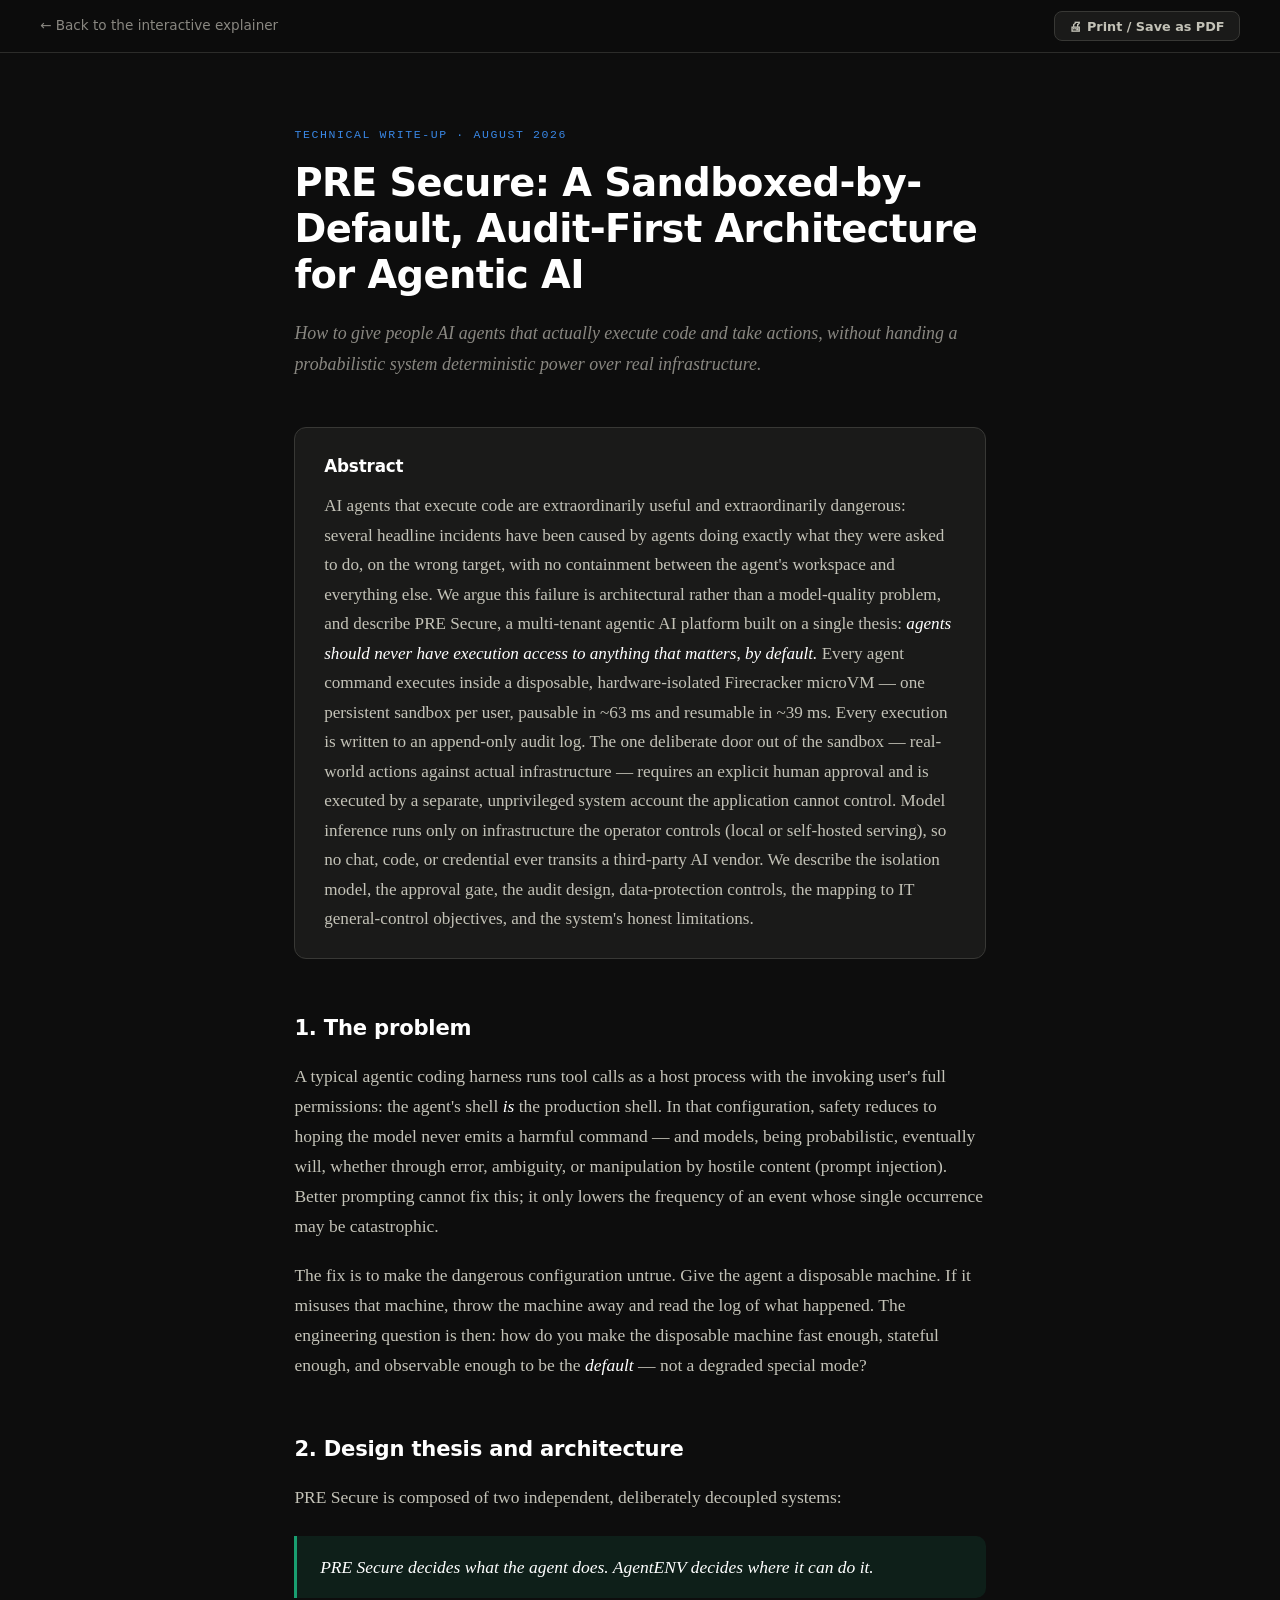
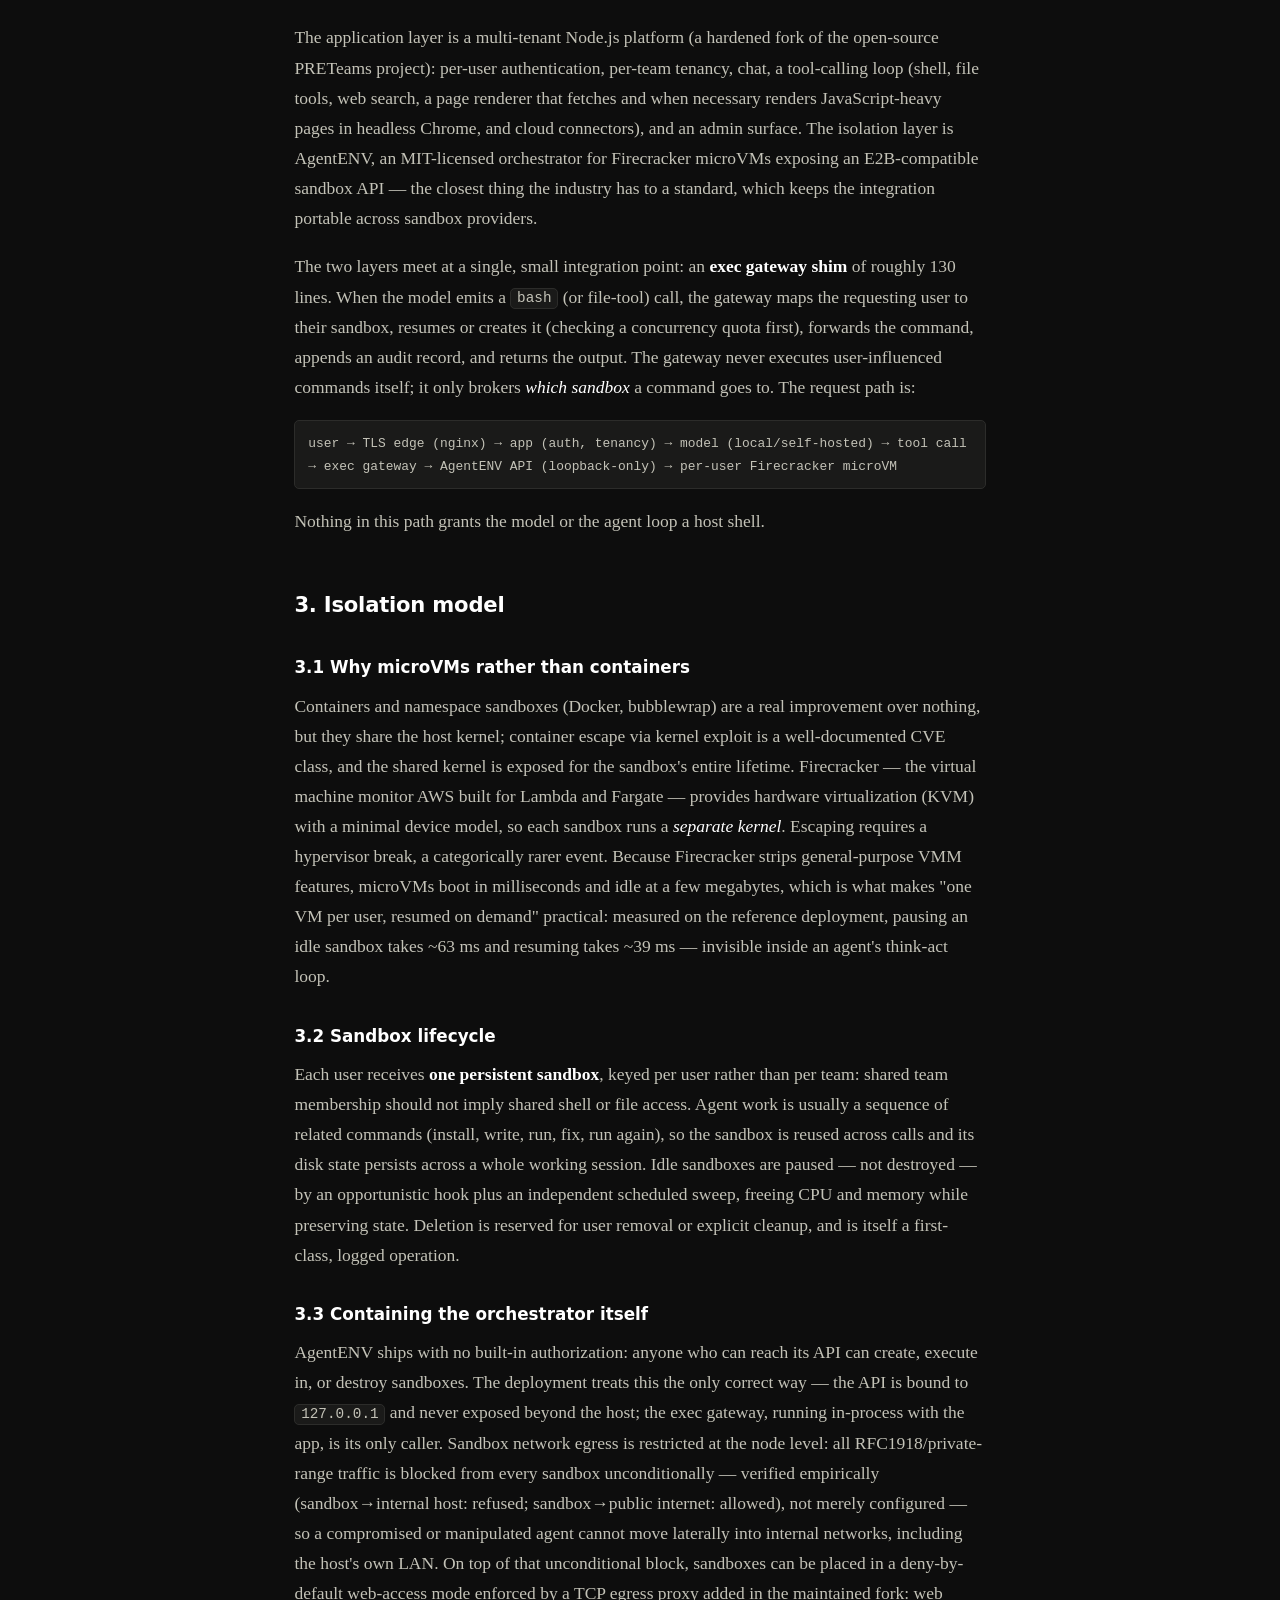
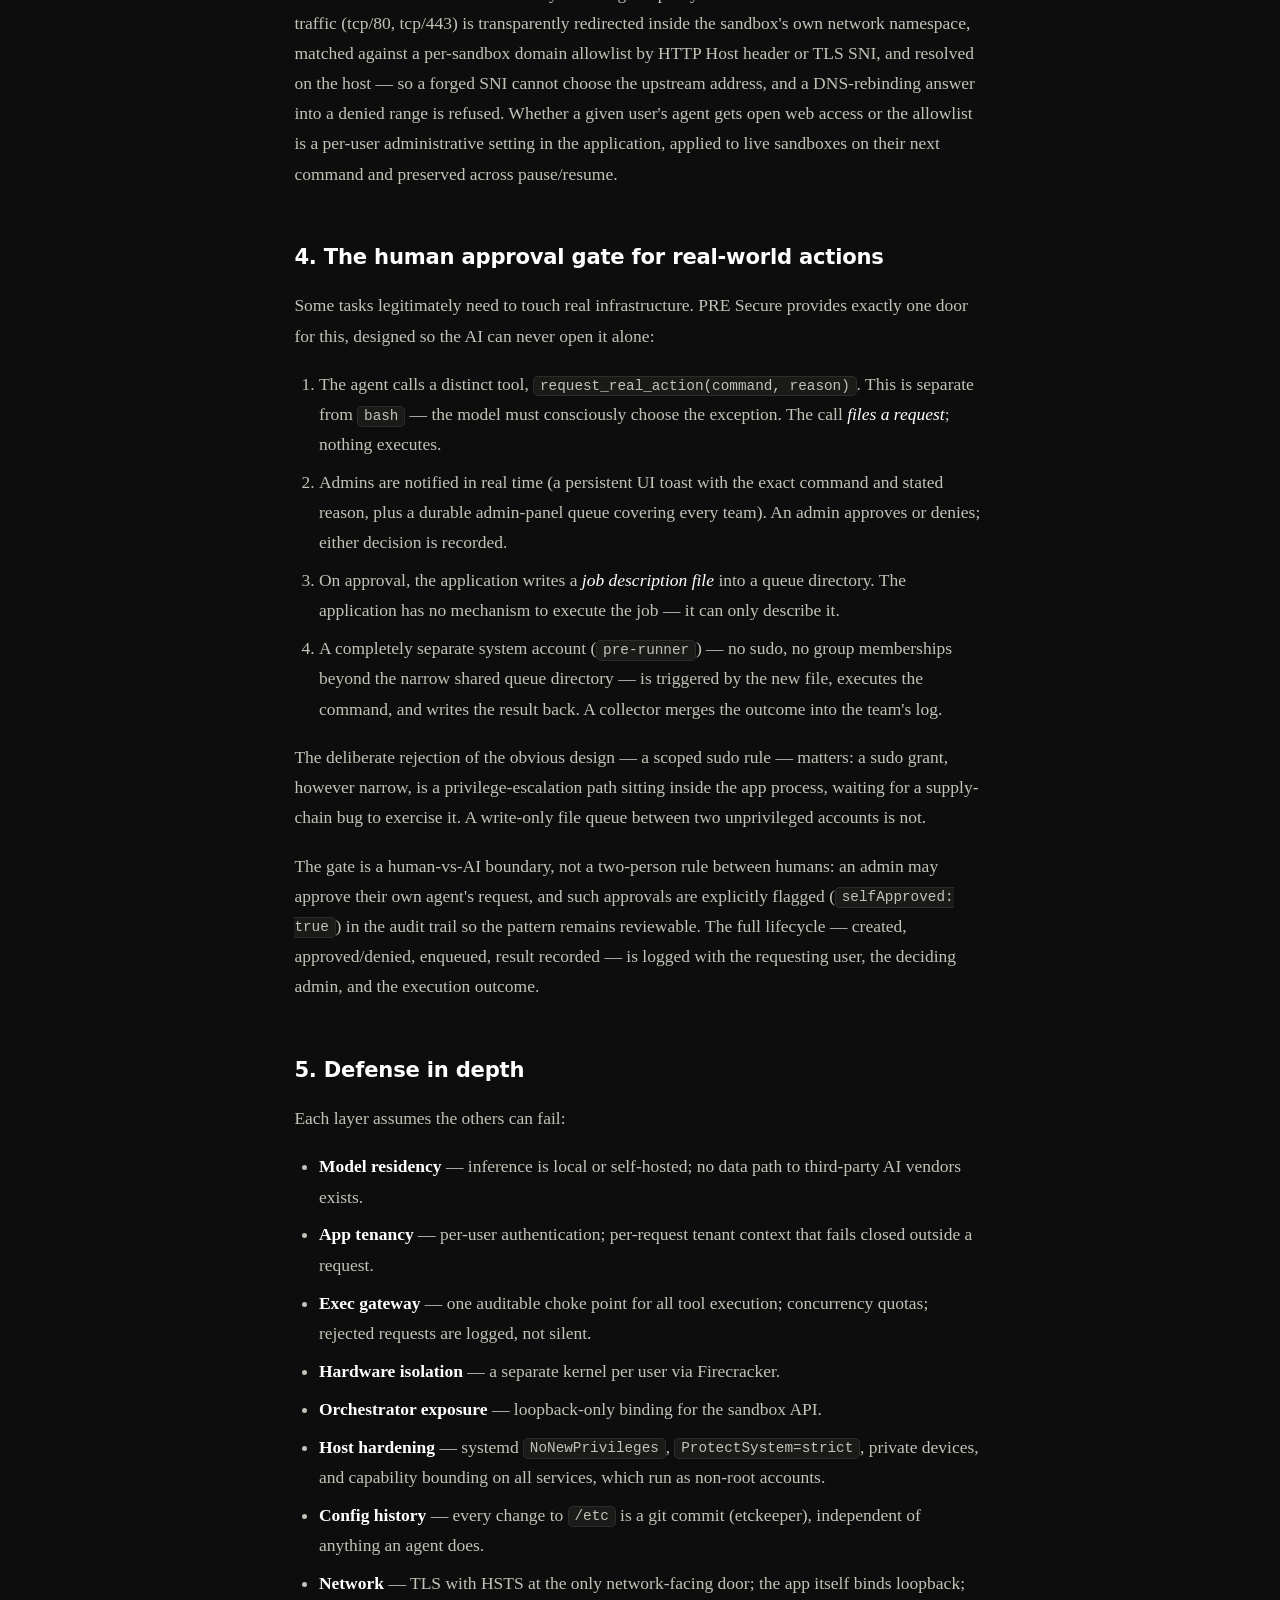
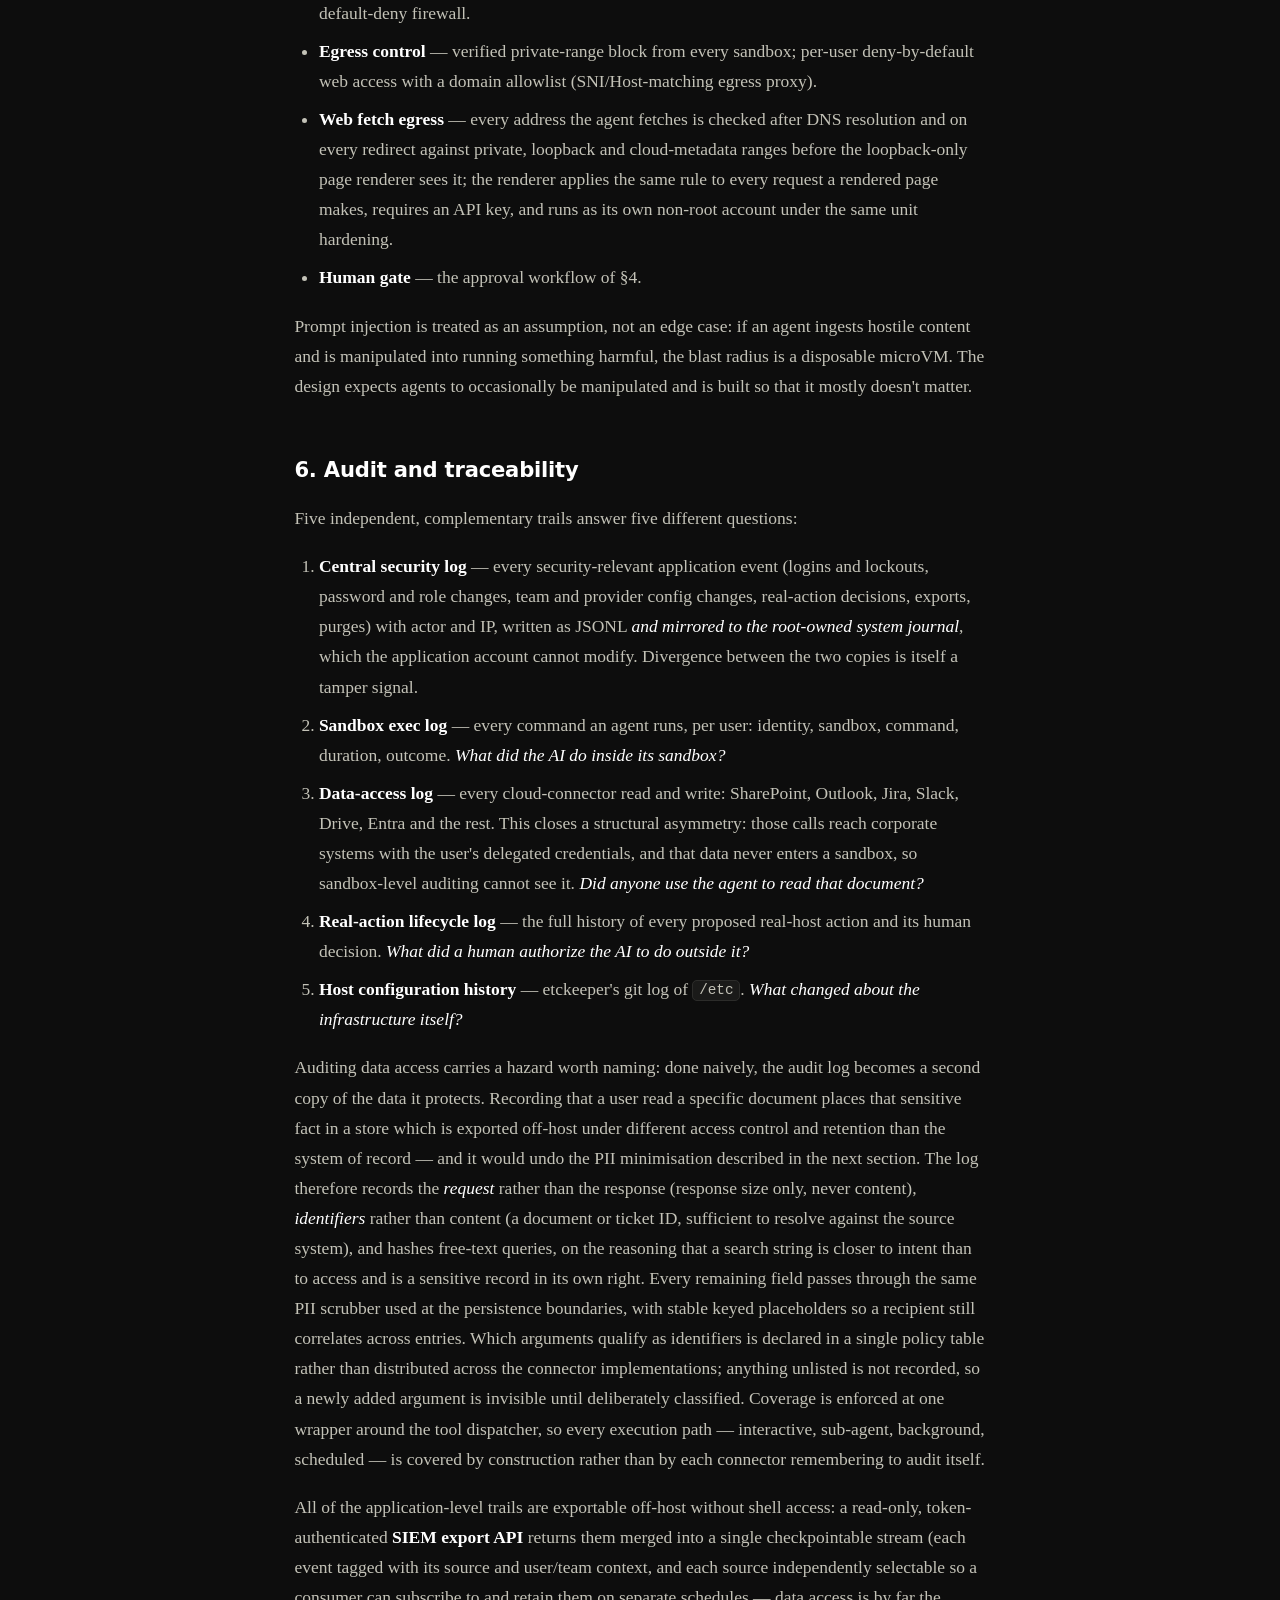
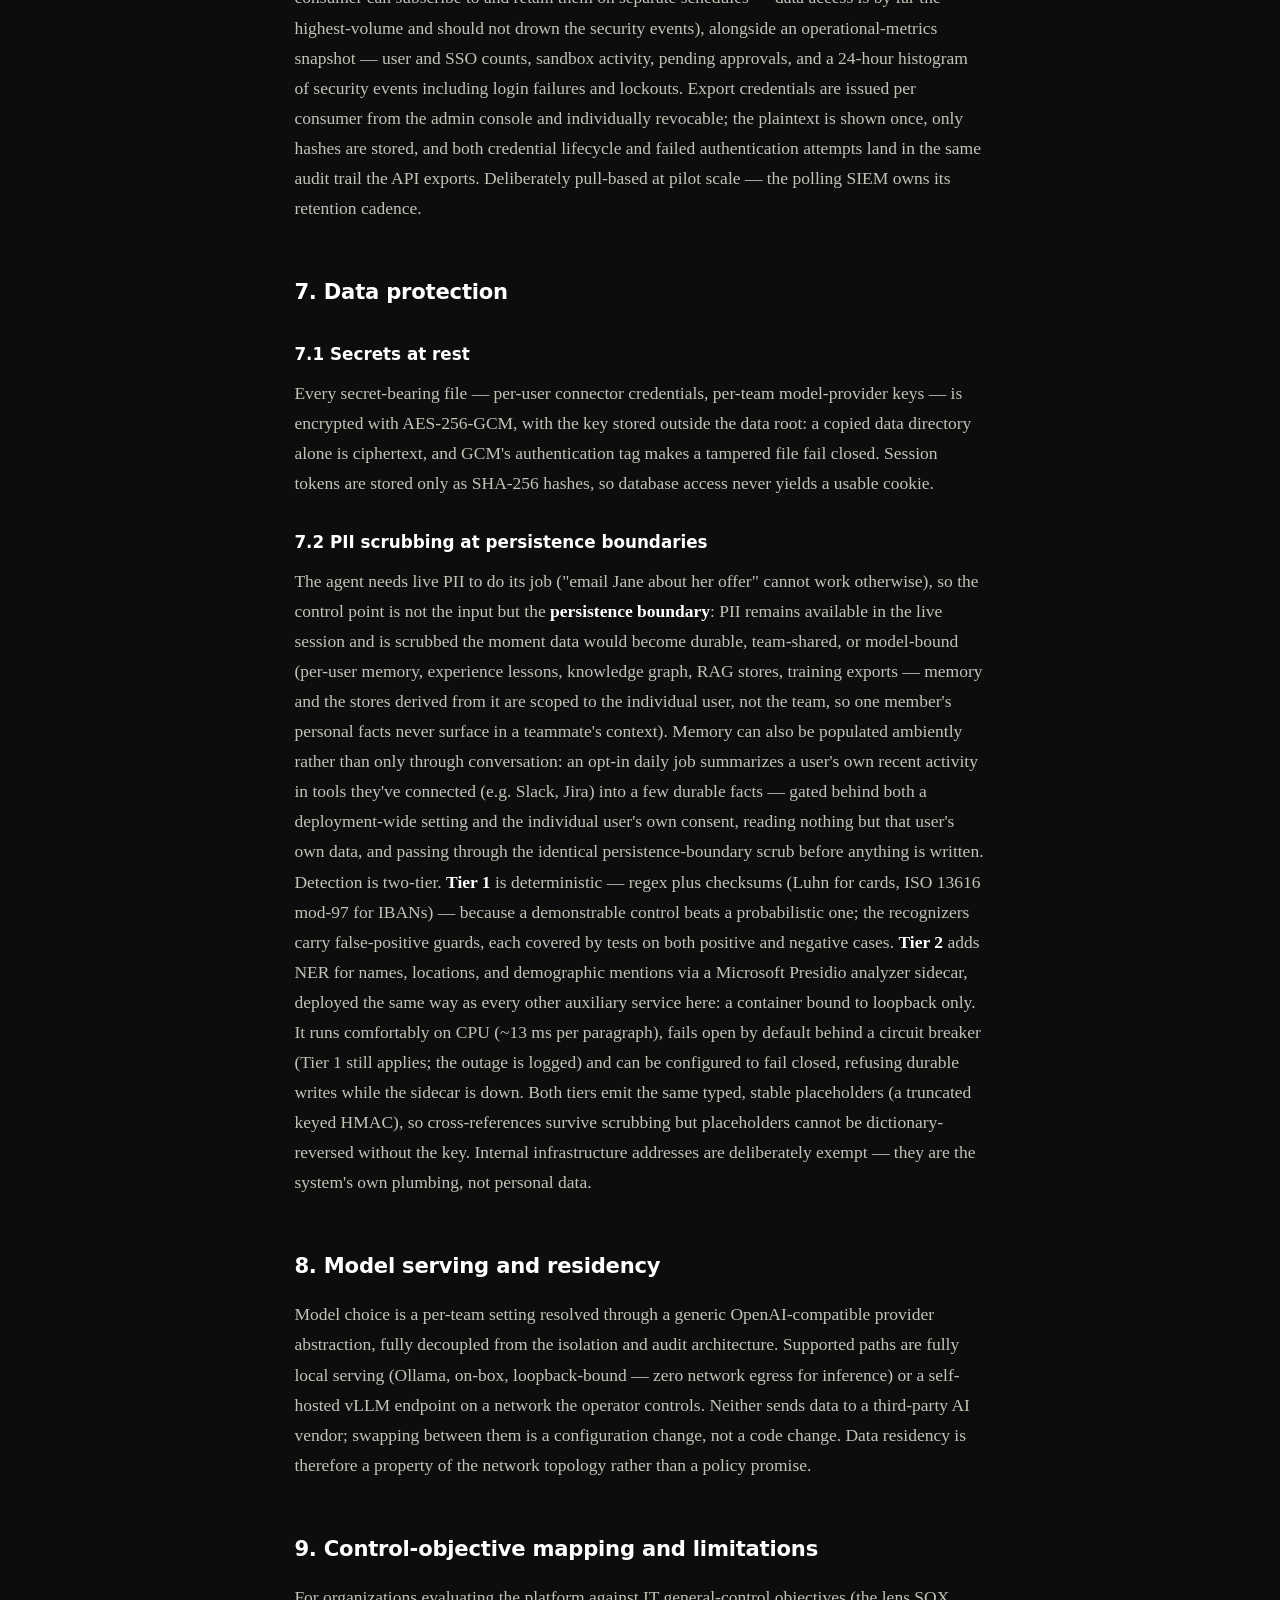
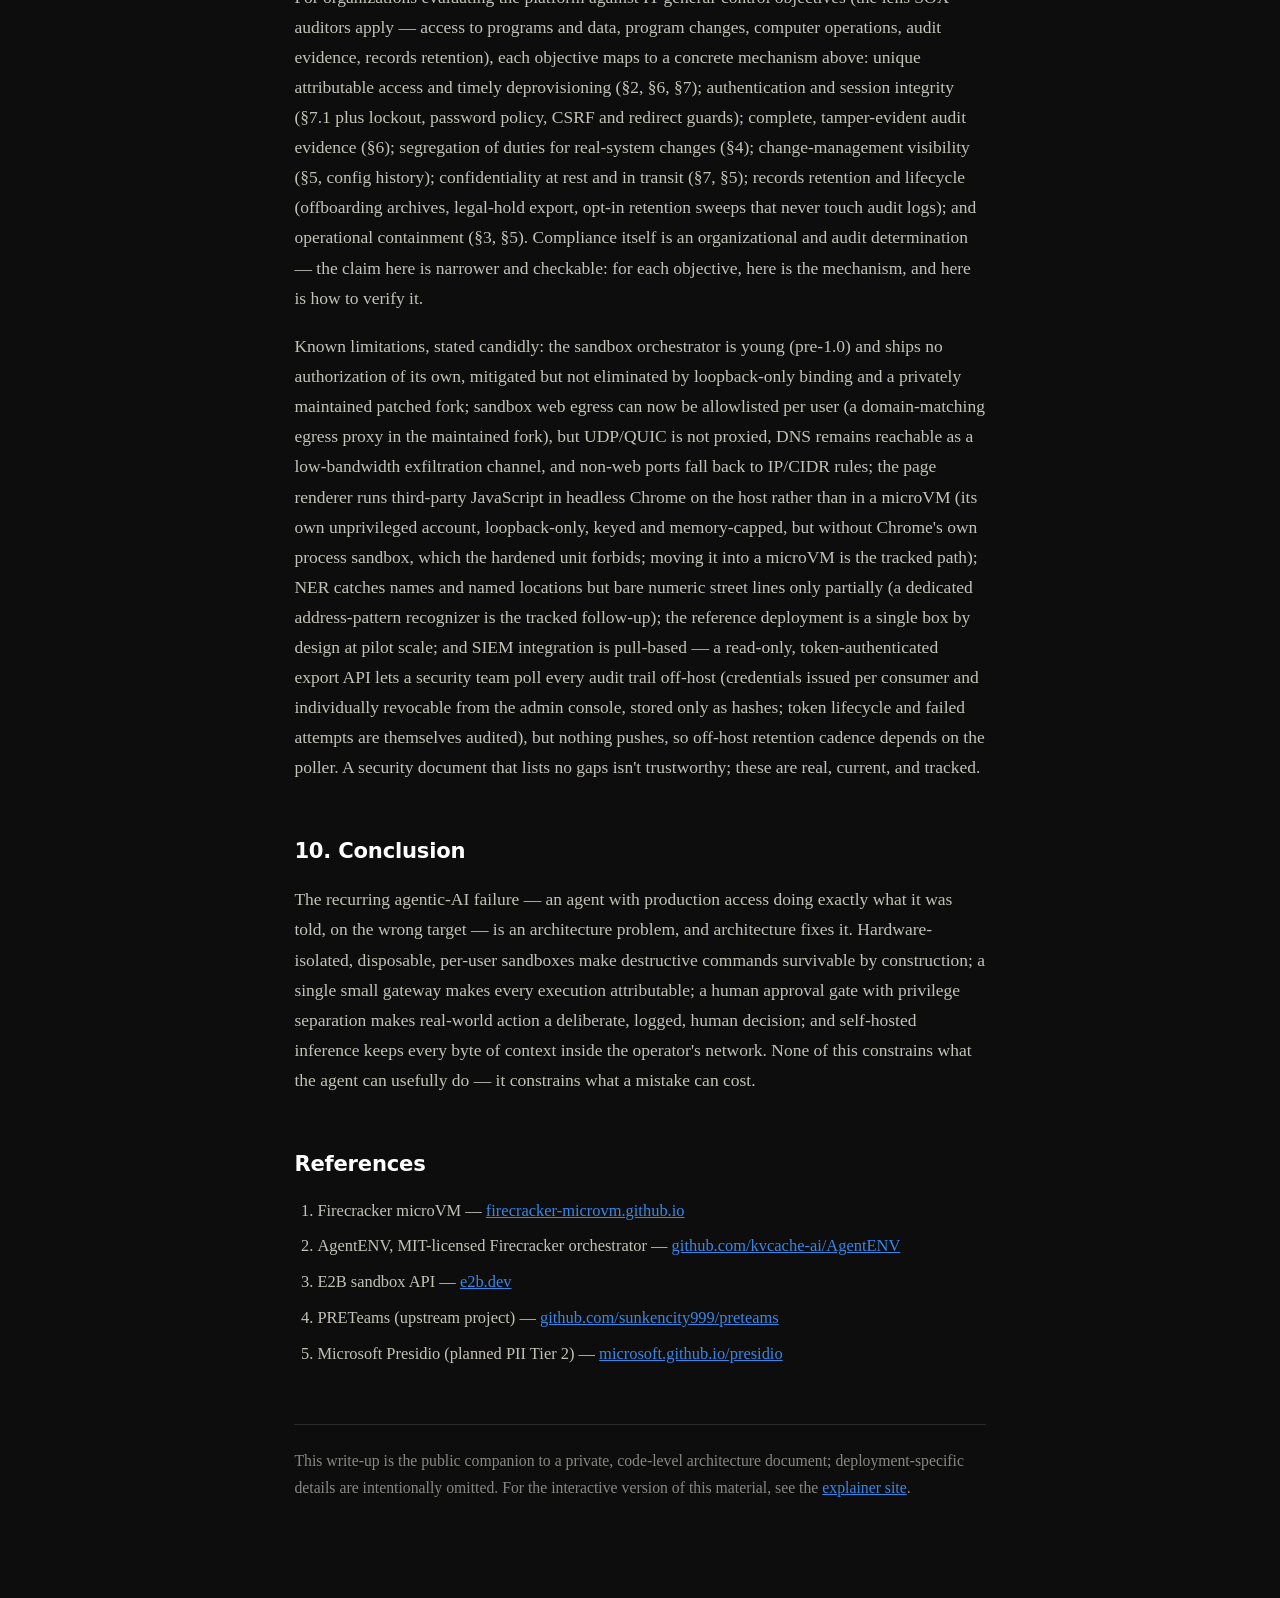
<file: paper.html>
<!DOCTYPE html>
<html lang="en">
<head>
<meta charset="UTF-8">
<meta name="viewport" content="width=device-width, initial-scale=1.0">
<title>PRE Secure: A Sandboxed-by-Default, Audit-First Architecture for Agentic AI</title>
<meta name="description" content="Technical write-up: how PRE Secure gives AI agents real execution capability inside disposable hardware-isolated microVMs, with complete audit trails and a human approval gate for real-world actions.">
<link rel="stylesheet" href="paper.css">
<link rel="icon" href="data:image/svg+xml,%3Csvg xmlns='http://www.w3.org/2000/svg' viewBox='0 0 24 24'%3E%3Cpath fill='%233987e5' d='M12 2l8 3v6c0 5-3.4 9.4-8 11-4.6-1.6-8-6-8-11V5l8-3z'/%3E%3C/svg%3E">
</head>
<body>

<nav class="doc-nav">
  <a href="index.html">← Back to the interactive explainer</a>
  <button class="print-btn" onclick="window.print()">🖨 Print / Save as PDF</button>
</nav>

<article class="doc">

<header class="doc-head">
  <p class="doc-kicker">TECHNICAL WRITE-UP · AUGUST 2026</p>
  <h1>PRE Secure: A Sandboxed-by-Default, Audit-First Architecture for Agentic AI</h1>
  <p class="doc-sub">How to give people AI agents that actually execute code and take actions, without handing a probabilistic system deterministic power over real infrastructure.</p>
</header>

<section class="abstract">
  <h2>Abstract</h2>
  <p>AI agents that execute code are extraordinarily useful and extraordinarily dangerous: several headline incidents have been caused by agents doing exactly what they were asked to do, on the wrong target, with no containment between the agent's workspace and everything else. We argue this failure is architectural rather than a model-quality problem, and describe PRE Secure, a multi-tenant agentic AI platform built on a single thesis: <em>agents should never have execution access to anything that matters, by default.</em> Every agent command executes inside a disposable, hardware-isolated Firecracker microVM — one persistent sandbox per user, pausable in ~63&nbsp;ms and resumable in ~39&nbsp;ms. Every execution is written to an append-only audit log. The one deliberate door out of the sandbox — real-world actions against actual infrastructure — requires an explicit human approval and is executed by a separate, unprivileged system account the application cannot control. Model inference runs only on infrastructure the operator controls (local or self-hosted serving), so no chat, code, or credential ever transits a third-party AI vendor. We describe the isolation model, the approval gate, the audit design, data-protection controls, the mapping to IT general-control objectives, and the system's honest limitations.</p>
</section>

<section>
  <h2>1. The problem</h2>
  <p>A typical agentic coding harness runs tool calls as a host process with the invoking user's full permissions: the agent's shell <em>is</em> the production shell. In that configuration, safety reduces to hoping the model never emits a harmful command — and models, being probabilistic, eventually will, whether through error, ambiguity, or manipulation by hostile content (prompt injection). Better prompting cannot fix this; it only lowers the frequency of an event whose single occurrence may be catastrophic.</p>
  <p>The fix is to make the dangerous configuration untrue. Give the agent a disposable machine. If it misuses that machine, throw the machine away and read the log of what happened. The engineering question is then: how do you make the disposable machine fast enough, stateful enough, and observable enough to be the <em>default</em> — not a degraded special mode?</p>
</section>

<section>
  <h2>2. Design thesis and architecture</h2>
  <p>PRE Secure is composed of two independent, deliberately decoupled systems:</p>
  <blockquote>PRE Secure decides <em>what</em> the agent does. AgentENV decides <em>where</em> it can do it.</blockquote>
  <p>The application layer is a multi-tenant Node.js platform (a hardened fork of the open-source PRETeams project): per-user authentication, per-team tenancy, chat, a tool-calling loop (shell, file tools, web search, a page renderer that fetches and when necessary renders JavaScript-heavy pages in headless Chrome, and cloud connectors), and an admin surface. The isolation layer is AgentENV, an MIT-licensed orchestrator for Firecracker microVMs exposing an E2B-compatible sandbox API — the closest thing the industry has to a standard, which keeps the integration portable across sandbox providers.</p>
  <p>The two layers meet at a single, small integration point: an <strong>exec gateway shim</strong> of roughly 130 lines. When the model emits a <code>bash</code> (or file-tool) call, the gateway maps the requesting user to their sandbox, resumes or creates it (checking a concurrency quota first), forwards the command, appends an audit record, and returns the output. The gateway never executes user-influenced commands itself; it only brokers <em>which sandbox</em> a command goes to. The request path is:</p>
  <p class="flow-line"><code>user → TLS edge (nginx) → app (auth, tenancy) → model (local/self-hosted) → tool call → exec gateway → AgentENV API (loopback-only) → per-user Firecracker microVM</code></p>
  <p>Nothing in this path grants the model or the agent loop a host shell.</p>
</section>

<section>
  <h2>3. Isolation model</h2>
  <h3>3.1 Why microVMs rather than containers</h3>
  <p>Containers and namespace sandboxes (Docker, bubblewrap) are a real improvement over nothing, but they share the host kernel; container escape via kernel exploit is a well-documented CVE class, and the shared kernel is exposed for the sandbox's entire lifetime. Firecracker — the virtual machine monitor AWS built for Lambda and Fargate — provides hardware virtualization (KVM) with a minimal device model, so each sandbox runs a <em>separate kernel</em>. Escaping requires a hypervisor break, a categorically rarer event. Because Firecracker strips general-purpose VMM features, microVMs boot in milliseconds and idle at a few megabytes, which is what makes "one VM per user, resumed on demand" practical: measured on the reference deployment, pausing an idle sandbox takes ~63&nbsp;ms and resuming takes ~39&nbsp;ms — invisible inside an agent's think-act loop.</p>
  <h3>3.2 Sandbox lifecycle</h3>
  <p>Each user receives <strong>one persistent sandbox</strong>, keyed per user rather than per team: shared team membership should not imply shared shell or file access. Agent work is usually a sequence of related commands (install, write, run, fix, run again), so the sandbox is reused across calls and its disk state persists across a whole working session. Idle sandboxes are paused — not destroyed — by an opportunistic hook plus an independent scheduled sweep, freeing CPU and memory while preserving state. Deletion is reserved for user removal or explicit cleanup, and is itself a first-class, logged operation.</p>
  <h3>3.3 Containing the orchestrator itself</h3>
  <p>AgentENV ships with no built-in authorization: anyone who can reach its API can create, execute in, or destroy sandboxes. The deployment treats this the only correct way — the API is bound to <code>127.0.0.1</code> and never exposed beyond the host; the exec gateway, running in-process with the app, is its only caller. Sandbox network egress is restricted at the node level: all RFC1918/private-range traffic is blocked from every sandbox unconditionally — verified empirically (sandbox→internal host: refused; sandbox→public internet: allowed), not merely configured — so a compromised or manipulated agent cannot move laterally into internal networks, including the host's own LAN. On top of that unconditional block, sandboxes can be placed in a deny-by-default web-access mode enforced by a TCP egress proxy added in the maintained fork: web traffic (tcp/80, tcp/443) is transparently redirected inside the sandbox's own network namespace, matched against a per-sandbox domain allowlist by HTTP Host header or TLS SNI, and resolved on the host — so a forged SNI cannot choose the upstream address, and a DNS-rebinding answer into a denied range is refused. Whether a given user's agent gets open web access or the allowlist is a per-user administrative setting in the application, applied to live sandboxes on their next command and preserved across pause/resume.</p>
</section>

<section>
  <h2>4. The human approval gate for real-world actions</h2>
  <p>Some tasks legitimately need to touch real infrastructure. PRE Secure provides exactly one door for this, designed so the AI can never open it alone:</p>
  <ol>
    <li>The agent calls a distinct tool, <code>request_real_action(command, reason)</code>. This is separate from <code>bash</code> — the model must consciously choose the exception. The call <em>files a request</em>; nothing executes.</li>
    <li>Admins are notified in real time (a persistent UI toast with the exact command and stated reason, plus a durable admin-panel queue covering every team). An admin approves or denies; either decision is recorded.</li>
    <li>On approval, the application writes a <em>job description file</em> into a queue directory. The application has no mechanism to execute the job — it can only describe it.</li>
    <li>A completely separate system account (<code>pre-runner</code>) — no sudo, no group memberships beyond the narrow shared queue directory — is triggered by the new file, executes the command, and writes the result back. A collector merges the outcome into the team's log.</li>
  </ol>
  <p>The deliberate rejection of the obvious design — a scoped sudo rule — matters: a sudo grant, however narrow, is a privilege-escalation path sitting inside the app process, waiting for a supply-chain bug to exercise it. A write-only file queue between two unprivileged accounts is not.</p>
  <p>The gate is a human-vs-AI boundary, not a two-person rule between humans: an admin may approve their own agent's request, and such approvals are explicitly flagged (<code>selfApproved: true</code>) in the audit trail so the pattern remains reviewable. The full lifecycle — created, approved/denied, enqueued, result recorded — is logged with the requesting user, the deciding admin, and the execution outcome.</p>
</section>

<section>
  <h2>5. Defense in depth</h2>
  <p>Each layer assumes the others can fail:</p>
  <ul>
    <li><strong>Model residency</strong> — inference is local or self-hosted; no data path to third-party AI vendors exists.</li>
    <li><strong>App tenancy</strong> — per-user authentication; per-request tenant context that fails closed outside a request.</li>
    <li><strong>Exec gateway</strong> — one auditable choke point for all tool execution; concurrency quotas; rejected requests are logged, not silent.</li>
    <li><strong>Hardware isolation</strong> — a separate kernel per user via Firecracker.</li>
    <li><strong>Orchestrator exposure</strong> — loopback-only binding for the sandbox API.</li>
    <li><strong>Host hardening</strong> — systemd <code>NoNewPrivileges</code>, <code>ProtectSystem=strict</code>, private devices, and capability bounding on all services, which run as non-root accounts.</li>
    <li><strong>Config history</strong> — every change to <code>/etc</code> is a git commit (etckeeper), independent of anything an agent does.</li>
    <li><strong>Network</strong> — TLS with HSTS at the only network-facing door; the app itself binds loopback; default-deny firewall.</li>
    <li><strong>Egress control</strong> — verified private-range block from every sandbox; per-user deny-by-default web access with a domain allowlist (SNI/Host-matching egress proxy).</li>
    <li><strong>Web fetch egress</strong> — every address the agent fetches is checked after DNS resolution and on every redirect against private, loopback and cloud-metadata ranges before the loopback-only page renderer sees it; the renderer applies the same rule to every request a rendered page makes, requires an API key, and runs as its own non-root account under the same unit hardening.</li>
    <li><strong>Human gate</strong> — the approval workflow of §4.</li>
  </ul>
  <p>Prompt injection is treated as an assumption, not an edge case: if an agent ingests hostile content and is manipulated into running something harmful, the blast radius is a disposable microVM. The design expects agents to occasionally be manipulated and is built so that it mostly doesn't matter.</p>
</section>

<section>
  <h2>6. Audit and traceability</h2>
  <p>Five independent, complementary trails answer five different questions:</p>
  <ol>
    <li><strong>Central security log</strong> — every security-relevant application event (logins and lockouts, password and role changes, team and provider config changes, real-action decisions, exports, purges) with actor and IP, written as JSONL <em>and mirrored to the root-owned system journal</em>, which the application account cannot modify. Divergence between the two copies is itself a tamper signal.</li>
    <li><strong>Sandbox exec log</strong> — every command an agent runs, per user: identity, sandbox, command, duration, outcome. <em>What did the AI do inside its sandbox?</em></li>
    <li><strong>Data-access log</strong> — every cloud-connector read and write: SharePoint, Outlook, Jira, Slack, Drive, Entra and the rest. This closes a structural asymmetry: those calls reach corporate systems with the user's delegated credentials, and that data never enters a sandbox, so sandbox-level auditing cannot see it. <em>Did anyone use the agent to read that document?</em></li>
    <li><strong>Real-action lifecycle log</strong> — the full history of every proposed real-host action and its human decision. <em>What did a human authorize the AI to do outside it?</em></li>
    <li><strong>Host configuration history</strong> — etckeeper's git log of <code>/etc</code>. <em>What changed about the infrastructure itself?</em></li>
  </ol>
  <p>Auditing data access carries a hazard worth naming: done naively, the audit log becomes a second copy of the data it protects. Recording that a user read a specific document places that sensitive fact in a store which is exported off-host under different access control and retention than the system of record — and it would undo the PII minimisation described in the next section. The log therefore records the <em>request</em> rather than the response (response size only, never content), <em>identifiers</em> rather than content (a document or ticket ID, sufficient to resolve against the source system), and hashes free-text queries, on the reasoning that a search string is closer to intent than to access and is a sensitive record in its own right. Every remaining field passes through the same PII scrubber used at the persistence boundaries, with stable keyed placeholders so a recipient still correlates across entries. Which arguments qualify as identifiers is declared in a single policy table rather than distributed across the connector implementations; anything unlisted is not recorded, so a newly added argument is invisible until deliberately classified. Coverage is enforced at one wrapper around the tool dispatcher, so every execution path — interactive, sub-agent, background, scheduled — is covered by construction rather than by each connector remembering to audit itself.</p>

  <p>All of the application-level trails are exportable off-host without shell access: a read-only, token-authenticated <strong>SIEM export API</strong> returns them merged into a single checkpointable stream (each event tagged with its source and user/team context, and each source independently selectable so a consumer can subscribe to and retain them on separate schedules — data access is by far the highest-volume and should not drown the security events), alongside an operational-metrics snapshot — user and SSO counts, sandbox activity, pending approvals, and a 24-hour histogram of security events including login failures and lockouts. Export credentials are issued per consumer from the admin console and individually revocable; the plaintext is shown once, only hashes are stored, and both credential lifecycle and failed authentication attempts land in the same audit trail the API exports. Deliberately pull-based at pilot scale — the polling SIEM owns its retention cadence.</p>
</section>

<section>
  <h2>7. Data protection</h2>
  <h3>7.1 Secrets at rest</h3>
  <p>Every secret-bearing file — per-user connector credentials, per-team model-provider keys — is encrypted with AES-256-GCM, with the key stored outside the data root: a copied data directory alone is ciphertext, and GCM's authentication tag makes a tampered file fail closed. Session tokens are stored only as SHA-256 hashes, so database access never yields a usable cookie.</p>
  <h3>7.2 PII scrubbing at persistence boundaries</h3>
  <p>The agent needs live PII to do its job ("email Jane about her offer" cannot work otherwise), so the control point is not the input but the <strong>persistence boundary</strong>: PII remains available in the live session and is scrubbed the moment data would become durable, team-shared, or model-bound (per-user memory, experience lessons, knowledge graph, RAG stores, training exports — memory and the stores derived from it are scoped to the individual user, not the team, so one member's personal facts never surface in a teammate's context). Memory can also be populated ambiently rather than only through conversation: an opt-in daily job summarizes a user's own recent activity in tools they've connected (e.g. Slack, Jira) into a few durable facts — gated behind both a deployment-wide setting and the individual user's own consent, reading nothing but that user's own data, and passing through the identical persistence-boundary scrub before anything is written. Detection is two-tier. <strong>Tier 1</strong> is deterministic — regex plus checksums (Luhn for cards, ISO 13616 mod-97 for IBANs) — because a demonstrable control beats a probabilistic one; the recognizers carry false-positive guards, each covered by tests on both positive and negative cases. <strong>Tier 2</strong> adds NER for names, locations, and demographic mentions via a Microsoft Presidio analyzer sidecar, deployed the same way as every other auxiliary service here: a container bound to loopback only. It runs comfortably on CPU (~13&nbsp;ms per paragraph), fails open by default behind a circuit breaker (Tier 1 still applies; the outage is logged) and can be configured to fail closed, refusing durable writes while the sidecar is down. Both tiers emit the same typed, stable placeholders (a truncated keyed HMAC), so cross-references survive scrubbing but placeholders cannot be dictionary-reversed without the key. Internal infrastructure addresses are deliberately exempt — they are the system's own plumbing, not personal data.</p>
</section>

<section>
  <h2>8. Model serving and residency</h2>
  <p>Model choice is a per-team setting resolved through a generic OpenAI-compatible provider abstraction, fully decoupled from the isolation and audit architecture. Supported paths are fully local serving (Ollama, on-box, loopback-bound — zero network egress for inference) or a self-hosted vLLM endpoint on a network the operator controls. Neither sends data to a third-party AI vendor; swapping between them is a configuration change, not a code change. Data residency is therefore a property of the network topology rather than a policy promise.</p>
</section>

<section>
  <h2>9. Control-objective mapping and limitations</h2>
  <p>For organizations evaluating the platform against IT general-control objectives (the lens SOX auditors apply — access to programs and data, program changes, computer operations, audit evidence, records retention), each objective maps to a concrete mechanism above: unique attributable access and timely deprovisioning (§2, §6, §7); authentication and session integrity (§7.1 plus lockout, password policy, CSRF and redirect guards); complete, tamper-evident audit evidence (§6); segregation of duties for real-system changes (§4); change-management visibility (§5, config history); confidentiality at rest and in transit (§7, §5); records retention and lifecycle (offboarding archives, legal-hold export, opt-in retention sweeps that never touch audit logs); and operational containment (§3, §5). Compliance itself is an organizational and audit determination — the claim here is narrower and checkable: for each objective, here is the mechanism, and here is how to verify it.</p>
  <p>Known limitations, stated candidly: the sandbox orchestrator is young (pre-1.0) and ships no authorization of its own, mitigated but not eliminated by loopback-only binding and a privately maintained patched fork; sandbox web egress can now be allowlisted per user (a domain-matching egress proxy in the maintained fork), but UDP/QUIC is not proxied, DNS remains reachable as a low-bandwidth exfiltration channel, and non-web ports fall back to IP/CIDR rules; the page renderer runs third-party JavaScript in headless Chrome on the host rather than in a microVM (its own unprivileged account, loopback-only, keyed and memory-capped, but without Chrome's own process sandbox, which the hardened unit forbids; moving it into a microVM is the tracked path); NER catches names and named locations but bare numeric street lines only partially (a dedicated address-pattern recognizer is the tracked follow-up); the reference deployment is a single box by design at pilot scale; and SIEM integration is pull-based — a read-only, token-authenticated export API lets a security team poll every audit trail off-host (credentials issued per consumer and individually revocable from the admin console, stored only as hashes; token lifecycle and failed attempts are themselves audited), but nothing pushes, so off-host retention cadence depends on the poller. A security document that lists no gaps isn't trustworthy; these are real, current, and tracked.</p>
</section>

<section>
  <h2>10. Conclusion</h2>
  <p>The recurring agentic-AI failure — an agent with production access doing exactly what it was told, on the wrong target — is an architecture problem, and architecture fixes it. Hardware-isolated, disposable, per-user sandboxes make destructive commands survivable by construction; a single small gateway makes every execution attributable; a human approval gate with privilege separation makes real-world action a deliberate, logged, human decision; and self-hosted inference keeps every byte of context inside the operator's network. None of this constrains what the agent can usefully do — it constrains what a mistake can cost.</p>
</section>

<section class="refs">
  <h2>References</h2>
  <ol>
    <li>Firecracker microVM — <a href="https://firecracker-microvm.github.io/">firecracker-microvm.github.io</a></li>
    <li>AgentENV, MIT-licensed Firecracker orchestrator — <a href="https://github.com/kvcache-ai/AgentENV">github.com/kvcache-ai/AgentENV</a></li>
    <li>E2B sandbox API — <a href="https://e2b.dev">e2b.dev</a></li>
    <li>PRETeams (upstream project) — <a href="https://github.com/sunkencity999/preteams">github.com/sunkencity999/preteams</a></li>
    <li>Microsoft Presidio (planned PII Tier 2) — <a href="https://microsoft.github.io/presidio/">microsoft.github.io/presidio</a></li>
  </ol>
</section>

<footer class="doc-foot">
  <p>This write-up is the public companion to a private, code-level architecture document; deployment-specific details are intentionally omitted. For the interactive version of this material, see the <a href="index.html">explainer site</a>.</p>
</footer>

</article>
</body>
</html>
</file>
<file: style.css>
/* ================================================================
   PRE Secure — public explainer
   Palette: validated dark-mode slots from the reference dataviz palette
   ================================================================ */

:root {
  color-scheme: dark;
  --bg: #0d0d0d;
  --surface: #1a1a19;
  --surface-2: #222221;
  --surface-3: #2a2a28;
  --ink: #ffffff;
  --ink-2: #c3c2b7;
  --muted: #898781;
  --line: #2c2c2a;
  --line-2: #383835;
  --blue: #3987e5;
  --blue-soft: rgba(57, 135, 229, 0.14);
  --aqua: #199e70;
  --aqua-soft: rgba(25, 158, 112, 0.13);
  --violet: #9085e9;
  --violet-soft: rgba(144, 133, 233, 0.12);
  --amber: #c98500;
  --red: #e66767;
  --red-soft: rgba(230, 103, 103, 0.12);
  --good: #0ca30c;
  --critical: #d03b3b;
  --mono: ui-monospace, "SF Mono", "Cascadia Code", Menlo, Consolas, monospace;
  --sans: system-ui, -apple-system, "Segoe UI", sans-serif;
  --radius: 14px;
  --maxw: 1120px;
}

* { box-sizing: border-box; }
html { scroll-behavior: smooth; scroll-padding-top: 84px; }
body {
  margin: 0;
  background: var(--bg);
  color: var(--ink-2);
  font-family: var(--sans);
  font-size: 16.5px;
  line-height: 1.62;
  -webkit-font-smoothing: antialiased;
}

h1, h2, h3, h4 { color: var(--ink); line-height: 1.18; margin: 0 0 0.5em; letter-spacing: -0.015em; }
h1 { font-size: clamp(2rem, 4.6vw, 3.4rem); font-weight: 750; }
h2 { font-size: clamp(1.5rem, 3vw, 2.15rem); font-weight: 700; }
h3 { font-size: 1.25rem; }
h4 { font-size: 1.02rem; }
p { margin: 0 0 1em; }
a { color: var(--blue); text-decoration: none; }
a:hover { text-decoration: underline; }
code { font-family: var(--mono); font-size: 0.86em; background: var(--surface-2); border: 1px solid var(--line); border-radius: 6px; padding: 0.08em 0.4em; color: var(--ink-2); }
em { color: var(--ink); font-style: italic; }
strong { color: var(--ink); }

.kicker { font-family: var(--mono); font-size: 0.74rem; letter-spacing: 0.14em; color: var(--blue); margin-bottom: 1em; }
.violet-k { color: var(--violet); }
.sub { color: var(--muted); max-width: 62ch; }

/* ---------------- nav ---------------- */
.nav {
  position: fixed; inset: 0 0 auto 0; z-index: 50;
  display: flex; align-items: center; justify-content: space-between;
  padding: 0.7rem clamp(1rem, 4vw, 2.5rem);
  background: rgba(13, 13, 13, 0.78);
  backdrop-filter: blur(12px);
  border-bottom: 1px solid var(--line);
}
.brand { display: flex; align-items: center; gap: 0.55rem; font-weight: 700; color: var(--ink); font-size: 1.05rem; }
.brand:hover { text-decoration: none; }
.nav nav { display: flex; gap: clamp(0.6rem, 1.6vw, 1.4rem); flex-wrap: wrap; }
.nav nav a { color: var(--muted); font-size: 0.85rem; }
.nav nav a:hover { color: var(--ink); text-decoration: none; }
.nav nav a.nav-paper { color: var(--blue); font-weight: 650; }

/* ---------------- layout ---------------- */
.section { max-width: var(--maxw); margin: 0 auto; padding: clamp(4rem, 8vw, 7rem) clamp(1rem, 4vw, 2.5rem) 0; }
.sec-head { margin-bottom: 2.2rem; }
.cols { display: grid; grid-template-columns: 1.15fr 1fr; gap: 2.5rem; align-items: start; }
@media (max-width: 880px) { .cols { grid-template-columns: 1fr; } }

blockquote {
  margin: 1.4em 0; padding: 1em 1.3em;
  border-left: 3px solid var(--aqua);
  background: var(--aqua-soft);
  border-radius: 0 10px 10px 0;
  color: var(--ink); font-weight: 550;
}

.callout {
  margin-top: 2rem; padding: 1.1rem 1.4rem;
  background: var(--surface); border: 1px solid var(--line-2); border-radius: var(--radius);
  border-left: 3px solid var(--blue);
}

.btn {
  display: inline-block; padding: 0.7rem 1.4rem; border-radius: 10px;
  background: var(--blue); color: #fff; font-weight: 650; font-size: 0.95rem;
  border: 1px solid transparent; cursor: pointer; transition: transform 0.15s, background 0.2s;
  font-family: var(--sans);
}
.btn:hover { transform: translateY(-1px); text-decoration: none; background: #4a94ea; }
.btn.ghost { background: transparent; border-color: var(--line-2); color: var(--ink-2); }
.btn.ghost:hover { border-color: var(--muted); color: var(--ink); }
.btn.sm { padding: 0.45rem 0.95rem; font-size: 0.84rem; }
.btn.approve { background: var(--good); }
.btn.approve:hover { background: #12b512; }
.btn.deny { background: transparent; border-color: var(--critical); color: var(--red); }
.btn.deny:hover { background: var(--red-soft); }
.btn:disabled { opacity: 0.45; cursor: default; transform: none; }

/* ---------------- reveal on scroll ---------------- */
.reveal { opacity: 0; transform: translateY(26px); transition: opacity 0.7s ease, transform 0.7s ease; }
.reveal.in { opacity: 1; transform: none; }

/* ---------------- hero ---------------- */
.hero { max-width: var(--maxw); margin: 0 auto; padding: clamp(6rem, 12vh, 8.5rem) clamp(1rem, 4vw, 2.5rem) 0; }
.hero-copy { max-width: 60rem; }
.grad {
  background: linear-gradient(92deg, var(--blue), var(--aqua) 60%, var(--violet));
  -webkit-background-clip: text; background-clip: text; color: transparent;
}
.lede { font-size: 1.14rem; max-width: 62ch; }
.lede.strong { color: var(--ink); }
.hero-cta { display: flex; gap: 0.8rem; margin: 1.6rem 0 2.6rem; flex-wrap: wrap; }

.hero-viz {
  background: var(--surface); border: 1px solid var(--line-2); border-radius: var(--radius);
  padding: clamp(0.5rem, 2vw, 1.4rem); overflow: hidden;
}
.heroSvg, .archSvg, .lifeSvg, .modelSvg { width: 100%; height: auto; display: block; }

/* stat tiles */
.tiles { display: grid; grid-template-columns: repeat(5, 1fr); gap: 0.8rem; margin-top: 0.9rem; }
@media (max-width: 980px) { .tiles { grid-template-columns: repeat(2, 1fr); } }
.tile {
  background: var(--surface); border: 1px solid var(--line); border-radius: 12px;
  padding: 1rem 1.1rem;
}
.tv { font-size: 2.1rem; font-weight: 750; color: var(--ink); line-height: 1.05; }
.tv .unit { font-size: 1.05rem; color: var(--muted); font-weight: 600; margin-left: 2px; }
.tl { font-size: 0.8rem; color: var(--muted); margin-top: 0.35rem; line-height: 1.4; }

/* ---------------- SVG shared ---------------- */
.plane { fill: none; stroke-width: 1.5; }
.plane-sandbox { stroke: var(--aqua); stroke-dasharray: 7 6; fill: var(--aqua-soft); fill-opacity: 0.35; }
.plane-host { stroke: var(--good); fill: rgba(12, 163, 12, 0.06); }
.plane-net { stroke: var(--violet); stroke-dasharray: 7 6; fill: var(--violet-soft); fill-opacity: 0.4; }
.plane-label { font: 600 12.5px var(--mono); letter-spacing: 0.08em; fill: var(--muted); }
.nodebox { fill: var(--surface-2); stroke: var(--line-2); stroke-width: 1.3; }
.nodebox.inner { fill: var(--surface-3); }
.nodebox.hot { stroke: var(--blue); fill: var(--blue-soft); }
.nodebox.dead { stroke: var(--line-2); stroke-dasharray: 5 5; fill: transparent; }
.nodebox.run { stroke: var(--aqua); }
.nodebox.paused { stroke-dasharray: 5 4; }
.nodebox.lock-node { stroke: var(--aqua); }
.groupbox { fill: var(--surface); stroke: var(--line-2); stroke-width: 1.3; }
.model-group { stroke: var(--violet); }
.sandbox-group { stroke: var(--aqua); stroke-dasharray: 7 6; fill: var(--aqua-soft); fill-opacity: 0.3; }
.edge-node { stroke: var(--blue); }
.vmbox { fill: var(--surface-3); stroke: var(--aqua); stroke-width: 1.6; }
.vmbox.fresh { stroke: var(--aqua); }
.vmbox.mini { stroke-width: 1.2; }
.nlabel { font: 700 15px var(--sans); fill: var(--ink); letter-spacing: 0.04em; }
.nlabel.sm { font-size: 13px; }
.nsub { font: 400 12px var(--sans); fill: var(--muted); }
.glabel { font: 700 13px var(--sans); fill: var(--ink); letter-spacing: 0.05em; }
.elabel { font: 500 11.5px var(--mono); fill: var(--muted); }
.caption { font: 600 12.5px var(--mono); fill: var(--muted); }
.cmd { font: 600 13px var(--mono); }
.aqua-t { fill: var(--aqua); color: var(--aqua); }
.blue-t { fill: var(--blue); }
.violet-t { fill: var(--violet); color: var(--violet); }
.danger-t { fill: var(--red); }
.good-t { fill: var(--good); color: var(--good); }
.muted-t { fill: var(--muted); }
.host-t { fill: var(--ink); }
.shieldbg { fill: var(--good); }

.flow {
  fill: none; stroke: var(--line-2); stroke-width: 1.6;
  stroke-dasharray: 5 7;
  animation: dashmove 1.1s linear infinite;
}
@keyframes dashmove { to { stroke-dashoffset: -12; } }
.airgap { stroke: var(--red); stroke-width: 1.4; stroke-dasharray: 2 6; opacity: 0.85; }
.airgap-label { font: 700 10.5px var(--mono); fill: var(--red); letter-spacing: 0.1em; }
.deadpath { stroke: var(--line-2); stroke-width: 1.6; stroke-dasharray: 4 6; fill: none; }
.deadx { stroke: var(--red); stroke-width: 2.4; stroke-linecap: round; }

.packet { fill: var(--blue); opacity: 0; }

/* ---------------- hero animation timeline (10s loop) ---------------- */
.packet-hero {
  offset-path: path('M210,165 L600,165');
  animation: heroPacket 10s linear infinite;
}
@keyframes heroPacket {
  0%   { offset-distance: 0%; opacity: 0; }
  2%   { opacity: 1; }
  14%  { offset-distance: 100%; opacity: 1; }
  16%  { offset-distance: 100%; opacity: 0; }
  100% { offset-distance: 100%; opacity: 0; }
}
.vm-old { transform-origin: 710px 165px; animation: vmOld 10s linear infinite; }
@keyframes vmOld {
  0% { opacity: 0; } 4% { opacity: 1; }
  20% { transform: translate(0, 0); }
  22% { transform: translate(-2px, 1px); } 24% { transform: translate(2px, -1px); }
  26% { transform: translate(-2px, 0); }  28% { transform: translate(2px, 1px); }
  30% { transform: translate(0, 0); }
  36% { opacity: 1; transform: scale(1); }
  42% { opacity: 0; transform: scale(0.82); }
  100% { opacity: 0; }
}
.vm-old .vmbox { animation: vmOldStroke 10s linear infinite; }
@keyframes vmOldStroke {
  0%, 19% { stroke: var(--aqua); fill: var(--surface-3); }
  24%, 40% { stroke: var(--red); fill: rgba(230, 103, 103, 0.14); }
  42%, 100% { stroke: var(--red); }
}
.vm-old .cmd { animation: vmCmd 10s linear infinite; }
@keyframes vmCmd { 0%, 15% { opacity: 0; } 18%, 100% { opacity: 1; } }
.vm-new { transform-origin: 710px 165px; animation: vmNew 10s linear infinite; }
@keyframes vmNew {
  0%, 44% { opacity: 0; transform: scale(0.86); }
  54% { opacity: 1; transform: scale(1); }
  92% { opacity: 1; }
  100% { opacity: 0; }
}
.vm-caption { animation: vmCap 10s linear infinite; }
@keyframes vmCap { 0%, 38% { opacity: 0; } 44%, 88% { opacity: 1; } 96%, 100% { opacity: 0; } }
.host-caption { animation: hostCap 10s linear infinite; }
@keyframes hostCap { 0%, 50% { opacity: 0.25; } 58%, 100% { opacity: 1; } }
.shield { transform-origin: 84px 355px; animation: shieldPulse 10s ease-in-out infinite; }
@keyframes shieldPulse {
  0%, 52% { transform: scale(1); }
  58% { transform: scale(1.18); }
  64% { transform: scale(1); }
  100% { transform: scale(1); }
}

/* ---------------- architecture ---------------- */
.viz-frame {
  position: relative;
  background: var(--surface); border: 1px solid var(--line-2); border-radius: var(--radius);
  padding: clamp(0.5rem, 2vw, 1.4rem);
}
.archSvg .node { cursor: help; }
.archSvg .node:hover .nodebox, .archSvg .node:hover .groupbox { stroke: var(--blue); }
.viz-tip {
  position: absolute; z-index: 5; max-width: 300px;
  background: var(--surface-3); border: 1px solid var(--line-2); border-radius: 10px;
  padding: 0.6rem 0.85rem; font-size: 0.82rem; line-height: 1.45; color: var(--ink-2);
  pointer-events: none; box-shadow: 0 8px 28px rgba(0, 0, 0, 0.5);
}
.pk-a { offset-path: path('M150,90 L150,300'); animation: pkt 3.2s linear infinite; }
.pk-b { offset-path: path('M560,340 C640,340 640,150 700,132'); animation: pkt 3.2s linear infinite 1s; fill: var(--violet); }
.pk-c { offset-path: path('M560,424 L838,424 L838,540'); animation: pkt 3.2s linear infinite 2s; fill: var(--aqua); }
@keyframes pkt {
  0% { offset-distance: 0%; opacity: 0; }
  6% { opacity: 1; }
  46% { offset-distance: 100%; opacity: 1; }
  52% { offset-distance: 100%; opacity: 0; }
  100% { offset-distance: 100%; opacity: 0; }
}
.mini-vm .vmbox { animation: miniBreath 4s ease-in-out infinite; }
.mini-vm.d2 .vmbox { animation-delay: 1.3s; }
.mini-vm.d3 .vmbox { animation-delay: 2.6s; }
@keyframes miniBreath { 0%, 100% { fill-opacity: 1; } 50% { fill-opacity: 0.55; } }

/* ---------------- request flow demo ---------------- */
.flow-demo { display: grid; grid-template-columns: 1.25fr 1fr; gap: 1.4rem; align-items: stretch; }
@media (max-width: 940px) { .flow-demo { grid-template-columns: 1fr; } }
.flow-stage {
  background: var(--surface); border: 1px solid var(--line-2); border-radius: var(--radius);
  padding: 1.4rem; display: flex; flex-direction: column;
}
.lane-row { display: flex; align-items: center; gap: 0.3rem; flex-wrap: wrap; }
.lane {
  flex: 1 1 0; min-width: 0; text-align: center; padding: 0.7rem 0.15rem;
  background: var(--surface-2); border: 1.5px solid var(--line-2); border-radius: 10px;
  font-size: 0.72rem; font-weight: 650; color: var(--muted);
  transition: border-color 0.25s, color 0.25s, background 0.25s, box-shadow 0.25s;
}
@media (max-width: 560px) { .lane { min-width: 68px; } }
.lane-ic { display: block; font-size: 1.25rem; margin-bottom: 0.2rem; filter: grayscale(0.5) opacity(0.7); transition: filter 0.25s; }
.lane.active { border-color: var(--blue); color: var(--ink); background: var(--blue-soft); box-shadow: 0 0 18px rgba(57, 135, 229, 0.25); }
.lane.active .lane-ic { filter: none; }
.lane.sandbox-active { border-color: var(--aqua); background: var(--aqua-soft); box-shadow: 0 0 18px rgba(25, 158, 112, 0.3); }
.lane-arrow { color: var(--line-2); font-weight: 700; transition: color 0.25s; }
.lane-arrow.active { color: var(--blue); }
.lane-arrow.back { color: var(--aqua); }
.flow-desc {
  flex: 1; margin-top: 1.2rem; padding: 1rem 1.1rem; min-height: 108px;
  background: var(--surface-2); border-radius: 10px; border: 1px solid var(--line);
  font-size: 0.92rem;
}
.flow-desc strong { display: block; margin-bottom: 0.3rem; }
.flow-controls { display: flex; align-items: center; gap: 0.6rem; margin-top: 1rem; }
.flow-step-label { margin-left: auto; font-family: var(--mono); font-size: 0.78rem; color: var(--muted); }

/* terminal */
.term {
  background: #111110; border: 1px solid var(--line-2); border-radius: var(--radius);
  overflow: hidden; display: flex; flex-direction: column;
}
.term.small .term-body { min-height: 130px; }
.term-head {
  display: flex; align-items: center; gap: 6px;
  padding: 0.55rem 0.9rem; background: var(--surface-2); border-bottom: 1px solid var(--line);
}
.dot { width: 10px; height: 10px; border-radius: 50%; }
.dot.r { background: #e66767; } .dot.y { background: #c98500; } .dot.g { background: #0ca30c; }
.term-title { margin-left: 8px; font: 500 11.5px var(--mono); color: var(--muted); }
.term-body {
  flex: 1; margin: 0; padding: 0.9rem 1rem; overflow: auto; min-height: 200px; max-height: 340px;
  font: 400 11.8px/1.75 var(--mono); color: var(--ink-2); white-space: pre-wrap; word-break: break-word;
}
.term-body .jkey { color: var(--blue); }
.term-body .jstr { color: var(--aqua); }
.term-body .jbad { color: var(--red); }
.log-line { display: block; animation: logIn 0.35s ease; }
@keyframes logIn { from { opacity: 0; transform: translateY(6px); } }

/* ---------------- isolation ladder ---------------- */
.ladder { display: grid; grid-template-columns: repeat(3, 1fr); gap: 1.2rem; }
@media (max-width: 940px) { .ladder { grid-template-columns: 1fr; } }
.rung {
  background: var(--surface); border: 1px solid var(--line-2); border-radius: var(--radius);
  padding: 1.3rem; font-size: 0.92rem;
}
.rung.featured { border-color: var(--aqua); box-shadow: 0 0 34px rgba(25, 158, 112, 0.1); }
.rung h3 { margin: 1rem 0 0.15rem; }
.rtag { font: 600 0.74rem var(--mono); letter-spacing: 0.06em; margin-bottom: 0.6rem; }
.bad-t { color: var(--red); }
.warn-t { color: var(--amber); }

.blast { position: relative; height: 190px; border-radius: 10px; background: var(--surface-2); overflow: hidden; }
.epicenter { position: absolute; left: 50%; top: 50%; transform: translate(-50%, -50%); font-size: 1.3rem; z-index: 3; }
.ripple {
  position: absolute; left: 50%; top: 50%; width: 22px; height: 22px;
  margin: -11px 0 0 -11px; border-radius: 50%;
  border: 2px solid var(--red); opacity: 0;
  animation: rip 3.2s ease-out infinite;
}
.ripple.d1 { animation-delay: 0.5s; }
.ripple.d2 { animation-delay: 1s; }
@keyframes rip {
  0% { transform: scale(0.4); opacity: 0.9; }
  70% { transform: scale(var(--rip-max, 14)); opacity: 0; }
  100% { transform: scale(var(--rip-max, 14)); opacity: 0; }
}
.host-blast { --rip-max: 16; }
.host-blast .infra { position: absolute; font-size: 1.25rem; animation: infraHit 3.2s infinite; }
.host-blast .i1 { left: 12%; top: 18%; }
.host-blast .i2 { right: 12%; top: 24%; animation-delay: 0.15s; }
.host-blast .i3 { left: 18%; bottom: 14%; animation-delay: 0.3s; }
@keyframes infraHit {
  0%, 28% { filter: none; transform: none; }
  36% { filter: drop-shadow(0 0 6px var(--red)); transform: rotate(-12deg) scale(1.15); }
  52% { filter: drop-shadow(0 0 3px var(--red)); transform: rotate(8deg); }
  70%, 100% { filter: grayscale(1) opacity(0.45); transform: none; }
}
.ns-blast { --rip-max: 6.5; }
.ns-wall {
  position: absolute; inset: 26px; border: 2px dashed var(--amber); border-radius: 10px;
}
.leak {
  position: absolute; right: 8px; top: 8px; max-width: 46%;
  font: 600 10px var(--mono); color: var(--amber); text-align: right;
  animation: leakFlash 3.2s infinite;
}
@keyframes leakFlash { 0%, 45% { opacity: 0; } 55%, 80% { opacity: 1; } 100% { opacity: 0; } }
.vm-blast { --rip-max: 4.6; }
.vm-wall {
  position: absolute; inset: 34px; border: 2.5px solid var(--aqua); border-radius: 10px;
  box-shadow: 0 0 0 6px var(--aqua-soft);
}
.vm-wall-label {
  position: absolute; left: 50%; bottom: -24px; transform: translateX(-50%);
  white-space: nowrap; font: 600 10px var(--mono); color: var(--aqua);
}

/* comparison table */
.cmp-wrap { margin-top: 2.4rem; overflow-x: auto; border: 1px solid var(--line-2); border-radius: var(--radius); }
.cmp { width: 100%; min-width: 760px; border-collapse: collapse; font-size: 0.86rem; background: var(--surface); }
.cmp th, .cmp td { padding: 0.75rem 1rem; text-align: left; border-bottom: 1px solid var(--line); vertical-align: top; }
.cmp thead th { font-size: 0.78rem; letter-spacing: 0.05em; color: var(--muted); background: var(--surface-2); }
.cmp tbody td:first-child { color: var(--ink); font-weight: 600; white-space: nowrap; }
.cmp tbody tr:last-child td { border-bottom: none; }
.cmp .hl { background: var(--aqua-soft); color: var(--ink); border-left: 1px solid var(--line); }
.cmp thead .hl { color: var(--aqua); }

.lifecycle-head { margin-top: 3.4rem; }
.ledge { fill: none; stroke: var(--line-2); stroke-width: 1.6; transition: stroke 0.3s; }
.ledge.faint { stroke-dasharray: 3 5; }
.ledge.active { stroke: var(--aqua); }
.lstate .nodebox { transition: stroke 0.3s, filter 0.3s; }
.lstate.active .nodebox { stroke: var(--aqua); filter: drop-shadow(0 0 8px rgba(25, 158, 112, 0.5)); }
.ltoken { fill: var(--aqua); transition: cx 0.85s cubic-bezier(0.45, 0, 0.25, 1), cy 0.85s cubic-bezier(0.45, 0, 0.25, 1); }

/* ---------------- approval gate demo ---------------- */
.gate-demo { display: grid; grid-template-columns: 1.35fr 1fr; gap: 1.4rem; }
@media (max-width: 940px) { .gate-demo { grid-template-columns: 1fr; } }
.gate-stage {
  position: relative; display: grid; grid-template-columns: 1fr 74px 1fr; gap: 0;
  background: var(--surface); border: 1px solid var(--line-2); border-radius: var(--radius);
  overflow: hidden; min-height: 380px;
}
.gate-lane { padding: 1.2rem; display: flex; flex-direction: column; gap: 0.9rem; }
.sandbox-lane { background: var(--aqua-soft); }
.real-lane { background: rgba(12, 163, 12, 0.04); }
.gate-lane-label { font: 700 10.5px var(--mono); letter-spacing: 0.12em; color: var(--muted); }
.gate-agent { font-weight: 700; color: var(--ink); }
.gate-request {
  background: var(--surface-2); border: 1px solid var(--line-2); border-radius: 10px;
  padding: 0.85rem 1rem; font-size: 0.8rem; line-height: 1.7;
}
.gate-request code { background: none; border: none; padding: 0; color: var(--ink-2); }
.gate-note { margin-top: 0.6rem; font-size: 0.76rem; color: var(--aqua); }
.gate-wall { position: relative; background: var(--surface-3); border-left: 1px solid var(--line-2); border-right: 1px solid var(--line-2); }
.gate-wall-label {
  position: absolute; top: 1rem; left: 50%; transform: translateX(-50%);
  font: 700 10px var(--mono); letter-spacing: 0.1em; color: var(--muted); text-align: center;
}
.gate-door {
  position: absolute; left: 50%; top: 50%; width: 34px; height: 90px;
  transform: translate(-50%, -50%);
  background: var(--critical); border-radius: 6px;
  transition: transform 0.6s cubic-bezier(0.5, 0, 0.3, 1), background 0.4s;
  box-shadow: 0 0 14px rgba(208, 59, 59, 0.4);
}
.gate-door::after {
  content: "✕"; position: absolute; inset: 0; display: grid; place-items: center;
  color: #fff; font-weight: 800; font-size: 1rem; transition: opacity 0.3s;
}
.gate-stage.approved .gate-door { transform: translate(-50%, -140%); background: var(--good); box-shadow: 0 0 14px rgba(12, 163, 12, 0.4); }
.gate-stage.approved .gate-door::after { content: "✓"; }
.gate-queue, .gate-runner {
  background: var(--surface-2); border: 1px solid var(--line-2); border-radius: 10px;
  padding: 0.8rem 1rem; font-size: 0.85rem; font-weight: 650; color: var(--muted);
  opacity: 0.45; transition: opacity 0.4s, border-color 0.4s, box-shadow 0.4s;
}
.gate-queue .nsub, .gate-runner .nsub { font-weight: 400; font-size: 0.74rem; }
.gate-stage.approved .gate-queue { opacity: 1; color: var(--ink); border-color: var(--blue); }
.gate-stage.executing .gate-runner { opacity: 1; color: var(--ink); border-color: var(--good); box-shadow: 0 0 16px rgba(12, 163, 12, 0.2); }
.gate-result {
  font: 500 11.5px var(--mono); color: var(--good); min-height: 40px;
  opacity: 0; transition: opacity 0.5s;
}
.gate-stage.done .gate-result { opacity: 1; }
.gate-stage.denied .gate-request { border-color: var(--critical); }
.gate-side { display: flex; flex-direction: column; gap: 1rem; }
.toast {
  background: var(--surface-2); border: 1px solid var(--amber); border-radius: 12px;
  padding: 1rem 1.1rem; box-shadow: 0 10px 34px rgba(0, 0, 0, 0.45);
  animation: toastIn 0.5s cubic-bezier(0.2, 0.9, 0.3, 1.2);
}
.toast.decided { opacity: 0.45; border-color: var(--line-2); }
.toast.decided .toast-actions { display: none; }
@keyframes toastIn { from { opacity: 0; transform: translateY(-14px) scale(0.97); } }
.toast-head { font-weight: 750; color: var(--amber); font-size: 0.9rem; margin-bottom: 0.5rem; }
.toast-body { font-size: 0.85rem; }
.toast-body .nsub { color: var(--muted); font-size: 0.78rem; margin: 0.4rem 0 0; }
.toast-actions { display: flex; gap: 0.6rem; margin-top: 0.85rem; }

.gate-points, .model-points { display: grid; grid-template-columns: repeat(3, 1fr); gap: 1.2rem; margin-top: 2.2rem; }
@media (max-width: 940px) { .gate-points, .model-points { grid-template-columns: 1fr; } }
.gp {
  background: var(--surface); border: 1px solid var(--line); border-radius: 12px;
  padding: 1.15rem 1.25rem; font-size: 0.9rem;
}
.gp h4 { margin-bottom: 0.45rem; }
.gp p { margin: 0; color: var(--ink-2); }

/* ---------------- defense in depth ---------------- */
.depth { display: flex; flex-direction: column; gap: 6px; position: relative; }
.dlayer {
  display: flex; justify-content: space-between; align-items: baseline; gap: 1rem;
  padding: 0.72rem 1.2rem; border-radius: 10px; cursor: default;
  background: var(--surface); border: 1px solid var(--line);
  border-left: 3px solid var(--blue);
  transition: transform 0.2s, border-color 0.2s, background 0.2s;
}
.dlayer:nth-child(-n+3) { border-left-color: var(--violet); }
.dlayer:nth-child(n+8) { border-left-color: var(--aqua); }
.dlayer.hot { border-left-color: var(--aqua); background: var(--aqua-soft); }
.dlayer:hover, .dlayer.sel { transform: translateX(8px); border-color: var(--line-2); background: var(--surface-2); }
.dlayer.hot:hover, .dlayer.hot.sel { background: var(--aqua-soft); }
.dl-name { font-weight: 700; color: var(--ink); font-size: 0.92rem; white-space: nowrap; }
.dl-mech { font: 500 0.78rem var(--mono); color: var(--muted); text-align: right; }
.depth-tip {
  margin-top: 0.8rem; padding: 0.9rem 1.2rem; min-height: 3.2em;
  border-radius: 10px; background: var(--surface-2); border: 1px dashed var(--line-2);
  font-size: 0.9rem; color: var(--ink);
}
.depth-tip::before { content: "STOPS: "; font: 700 0.7rem var(--mono); color: var(--red); letter-spacing: 0.08em; }

/* ---------------- audit ---------------- */
.audit-grid { display: grid; grid-template-columns: repeat(4, 1fr); gap: 1.1rem; }
@media (max-width: 1000px) { .audit-grid { grid-template-columns: repeat(2, 1fr); } }
@media (max-width: 620px) { .audit-grid { grid-template-columns: 1fr; } }
/* Nine capability cards: three rows of three at desktop width (the two-column
   and one-column rules above still take over on narrower screens). */
@media (min-width: 1001px) { .audit-grid.caps-grid { grid-template-columns: repeat(3, 1fr); } }
.acard {
  background: var(--surface); border: 1px solid var(--line-2); border-radius: var(--radius);
  padding: 1.3rem; font-size: 0.88rem;
}
.acard .a-ic { font-size: 1.6rem; margin-bottom: 0.5rem; }
.acard code { display: inline-block; margin-top: 0.5rem; font-size: 0.72rem; }

/* ---------------- scrub demo ---------------- */
.scrub-demo { display: grid; grid-template-columns: 1.2fr 1fr; gap: 1.4rem; }
@media (max-width: 940px) { .scrub-demo { grid-template-columns: 1fr; } }
.scrub-body { font-size: 12.5px; line-height: 2.05; min-height: 230px; }
.scrub-notes { display: flex; flex-direction: column; gap: 1rem; }
.pii { background: var(--red-soft); color: var(--red); border-radius: 5px; padding: 1px 5px; transition: all 0.4s; }
.pii.scrubbed { background: var(--aqua-soft); color: var(--aqua); }
.scrub-status { color: var(--muted); }
.keep { color: var(--aqua); }
.scrub-status .ok { color: var(--aqua); }

/* ---------------- model infra ---------------- */
.featured-section {
  border-top: 1px solid var(--line);
  margin-top: clamp(4rem, 8vw, 7rem);
  padding-top: clamp(3rem, 6vw, 5rem);
  background:
    radial-gradient(60% 45% at 50% 0%, var(--violet-soft), transparent 70%);
  border-radius: 0;
  max-width: none;
}
.featured-section > * { max-width: var(--maxw); margin-left: auto; margin-right: auto; padding-left: clamp(1rem, 4vw, 2.5rem); padding-right: clamp(1rem, 4vw, 2.5rem); }
.featured-section .viz-frame, .featured-section .model-points, .featured-section .sec-head { padding-left: 0; padding-right: 0; margin-left: auto; margin-right: auto; }
.featured-section > .sec-head, .featured-section > .viz-frame, .featured-section > .model-points { max-width: var(--maxw); }
@media (min-width: 1180px) {
  .featured-section > .viz-frame, .featured-section > .model-points, .featured-section > .sec-head { margin-left: auto; margin-right: auto; }
}
.pk-m1 { offset-path: path('M240,140 L380,140'); animation: pkt 2.6s linear infinite; fill: var(--violet); }
.pk-m2 { offset-path: path('M240,280 L380,280'); animation: pkt 2.6s linear infinite 1.3s; fill: var(--violet); }
.deadzone { opacity: 0.85; }

/* ---------------- sox ---------------- */
.sox-grid { display: grid; grid-template-columns: repeat(4, 1fr); gap: 1rem; }
@media (max-width: 1000px) { .sox-grid { grid-template-columns: repeat(2, 1fr); } }
@media (max-width: 620px) { .sox-grid { grid-template-columns: 1fr; } }
.sox {
  background: var(--surface); border: 1px solid var(--line); border-radius: 12px;
  padding: 1.05rem 1.15rem; font-size: 0.82rem;
}
.sox h4 { font-size: 0.9rem; color: var(--blue); margin-bottom: 0.4rem; }
.sox p { margin: 0; color: var(--muted); }

/* ---------------- candor ---------------- */
.candor-list { display: flex; flex-direction: column; gap: 0.8rem; }
.cd {
  display: flex; gap: 1rem; align-items: flex-start;
  background: var(--surface); border: 1px solid var(--line); border-radius: 12px;
  padding: 1rem 1.2rem; font-size: 0.92rem;
}
.cd-badge {
  flex-shrink: 0; margin-top: 2px;
  font: 700 0.68rem var(--mono); letter-spacing: 0.1em; text-transform: uppercase;
  color: var(--amber); border: 1px solid var(--amber); border-radius: 999px; padding: 0.15rem 0.6rem;
}

/* ---------------- footer ---------------- */
.foot { margin-top: clamp(4rem, 8vw, 7rem); border-top: 1px solid var(--line); padding: 2.5rem 0 3.5rem; }
.foot-inner { max-width: var(--maxw); margin: 0 auto; padding: 0 clamp(1rem, 4vw, 2.5rem); font-size: 0.9rem; }
.foot .nsub { color: var(--muted); font-size: 0.8rem; }

/* ---------------- split card (problem) ---------------- */
.split-card { display: flex; flex-direction: column; gap: 0.9rem; }
.split-row {
  display: flex; gap: 0.9rem; align-items: flex-start;
  background: var(--surface); border: 1px solid var(--line-2); border-radius: 12px;
  padding: 1rem 1.15rem; font-size: 0.9rem;
}
.split-row span { color: var(--muted); }
.split-icon { font-weight: 800; font-size: 1.1rem; line-height: 1.4; }
.split-row.bad { border-left: 3px solid var(--critical); }
.split-row.bad .split-icon { color: var(--red); }
.split-row.good { border-left: 3px solid var(--good); }
.split-row.good .split-icon { color: var(--good); }
.thesis {
  background: var(--surface); border: 1px solid var(--line-2); border-radius: 12px;
  padding: 1.15rem 1.25rem; font-size: 0.9rem;
}
.thesis .th-a, .thesis .th-b { display: block; font-weight: 750; color: var(--ink); font-size: 1rem; }
.thesis .th-a em { color: var(--blue); }
.thesis .th-b em { color: var(--aqua); }
.thesis p { margin: 0.8rem 0 0; color: var(--muted); }

/* ---------------- reduced motion ---------------- */
@media (prefers-reduced-motion: reduce) {
  *, *::before, *::after { animation-duration: 0.01ms !important; animation-iteration-count: 1 !important; transition-duration: 0.15s !important; }
  html { scroll-behavior: auto; }
  .reveal { opacity: 1; transform: none; }
  .packet, .packet-hero, .pk-a, .pk-b, .pk-c, .pk-m1, .pk-m2 { display: none; }
  .vm-new { opacity: 0; }
  .vm-old { opacity: 1; }
}
</file>
<file: paper.css>
/* PRE Secure — write-up page: document-style, print-friendly */

:root {
  color-scheme: dark;
  --bg: #0d0d0d;
  --surface: #1a1a19;
  --ink: #ffffff;
  --ink-2: #c3c2b7;
  --muted: #898781;
  --line: #2c2c2a;
  --line-2: #383835;
  --blue: #3987e5;
  --aqua: #199e70;
  --aqua-soft: rgba(25, 158, 112, 0.13);
  --mono: ui-monospace, "SF Mono", "Cascadia Code", Menlo, Consolas, monospace;
  --sans: system-ui, -apple-system, "Segoe UI", sans-serif;
  --serif: Georgia, "Times New Roman", Times, serif;
}

* { box-sizing: border-box; }
body {
  margin: 0;
  background: var(--bg);
  color: var(--ink-2);
  font-family: var(--serif);
  font-size: 17.5px;
  line-height: 1.72;
  -webkit-font-smoothing: antialiased;
}

.doc-nav {
  position: sticky; top: 0; z-index: 10;
  display: flex; justify-content: space-between; align-items: center; gap: 1rem;
  padding: 0.7rem clamp(1rem, 4vw, 2.5rem);
  background: rgba(13, 13, 13, 0.82);
  backdrop-filter: blur(12px);
  border-bottom: 1px solid var(--line);
  font-family: var(--sans); font-size: 0.85rem;
}
.doc-nav a { color: var(--muted); text-decoration: none; }
.doc-nav a:hover { color: var(--ink); }
.print-btn {
  font-family: var(--sans); font-size: 0.8rem; font-weight: 600;
  color: var(--ink-2); background: var(--surface); border: 1px solid var(--line-2);
  border-radius: 8px; padding: 0.4rem 0.9rem; cursor: pointer;
}
.print-btn:hover { color: var(--ink); border-color: var(--muted); }

.doc { max-width: 46rem; margin: 0 auto; padding: clamp(2.5rem, 6vw, 4.5rem) 1.4rem 5rem; }

.doc-head { margin-bottom: 3rem; }
.doc-kicker { font-family: var(--mono); font-size: 0.72rem; letter-spacing: 0.14em; color: var(--blue); }
h1 {
  font-family: var(--sans); font-weight: 750; letter-spacing: -0.015em;
  font-size: clamp(1.7rem, 4vw, 2.4rem); line-height: 1.2; color: var(--ink);
  margin: 0.4em 0 0.5em;
}
.doc-sub { font-size: 1.12rem; font-style: italic; color: var(--muted); }

h2 {
  font-family: var(--sans); font-weight: 700; letter-spacing: -0.01em;
  font-size: 1.32rem; color: var(--ink); margin: 2.4em 0 0.7em;
}
h3 {
  font-family: var(--sans); font-weight: 650;
  font-size: 1.05rem; color: var(--ink); margin: 1.8em 0 0.5em;
}
p { margin: 0 0 1.05em; }
em { color: var(--ink); }
strong { color: var(--ink); }
a { color: var(--blue); }

.abstract {
  background: var(--surface); border: 1px solid var(--line-2); border-radius: 12px;
  padding: 1.5rem 1.8rem; margin-bottom: 1rem;
}
.abstract h2 { margin: 0 0 0.6em; font-size: 1.05rem; }
.abstract p { margin: 0; font-size: 0.98em; }

blockquote {
  margin: 1.4em 0; padding: 0.9em 1.3em;
  border-left: 3px solid var(--aqua);
  background: var(--aqua-soft);
  border-radius: 0 10px 10px 0;
  color: var(--ink); font-style: italic;
}

code {
  font-family: var(--mono); font-size: 0.82em;
  background: var(--surface); border: 1px solid var(--line);
  border-radius: 5px; padding: 0.1em 0.4em; color: var(--ink-2);
}
.flow-line { font-size: 0.9em; }
.flow-line code { display: block; padding: 0.8em 1em; line-height: 1.8; }

ol, ul { padding-left: 1.4em; margin: 0 0 1.05em; }
li { margin-bottom: 0.45em; }

.refs ol { font-size: 0.94em; }
.doc-foot {
  margin-top: 3.5rem; padding-top: 1.4rem; border-top: 1px solid var(--line);
  font-size: 0.9em; color: var(--muted);
}

/* ---------------- print ---------------- */
@media print {
  :root { color-scheme: light; }
  body { background: #fff; color: #222; font-size: 11pt; line-height: 1.55; }
  .doc-nav { display: none; }
  .doc { max-width: none; padding: 0; }
  h1, h2, h3, em, strong, blockquote { color: #000; }
  .doc-kicker { color: #555; }
  .doc-sub, .doc-foot { color: #444; }
  .abstract { background: #f4f4f2; border-color: #ddd; }
  blockquote { background: #f0f7f4; border-left-color: #1a7a58; }
  code { background: #f4f4f2; border-color: #ddd; color: #222; }
  a { color: #1a4f8f; text-decoration: none; }
  .refs a::after { content: none; }
  h2, h3 { break-after: avoid; }
  blockquote, .abstract, li { break-inside: avoid; }
}
</file>
